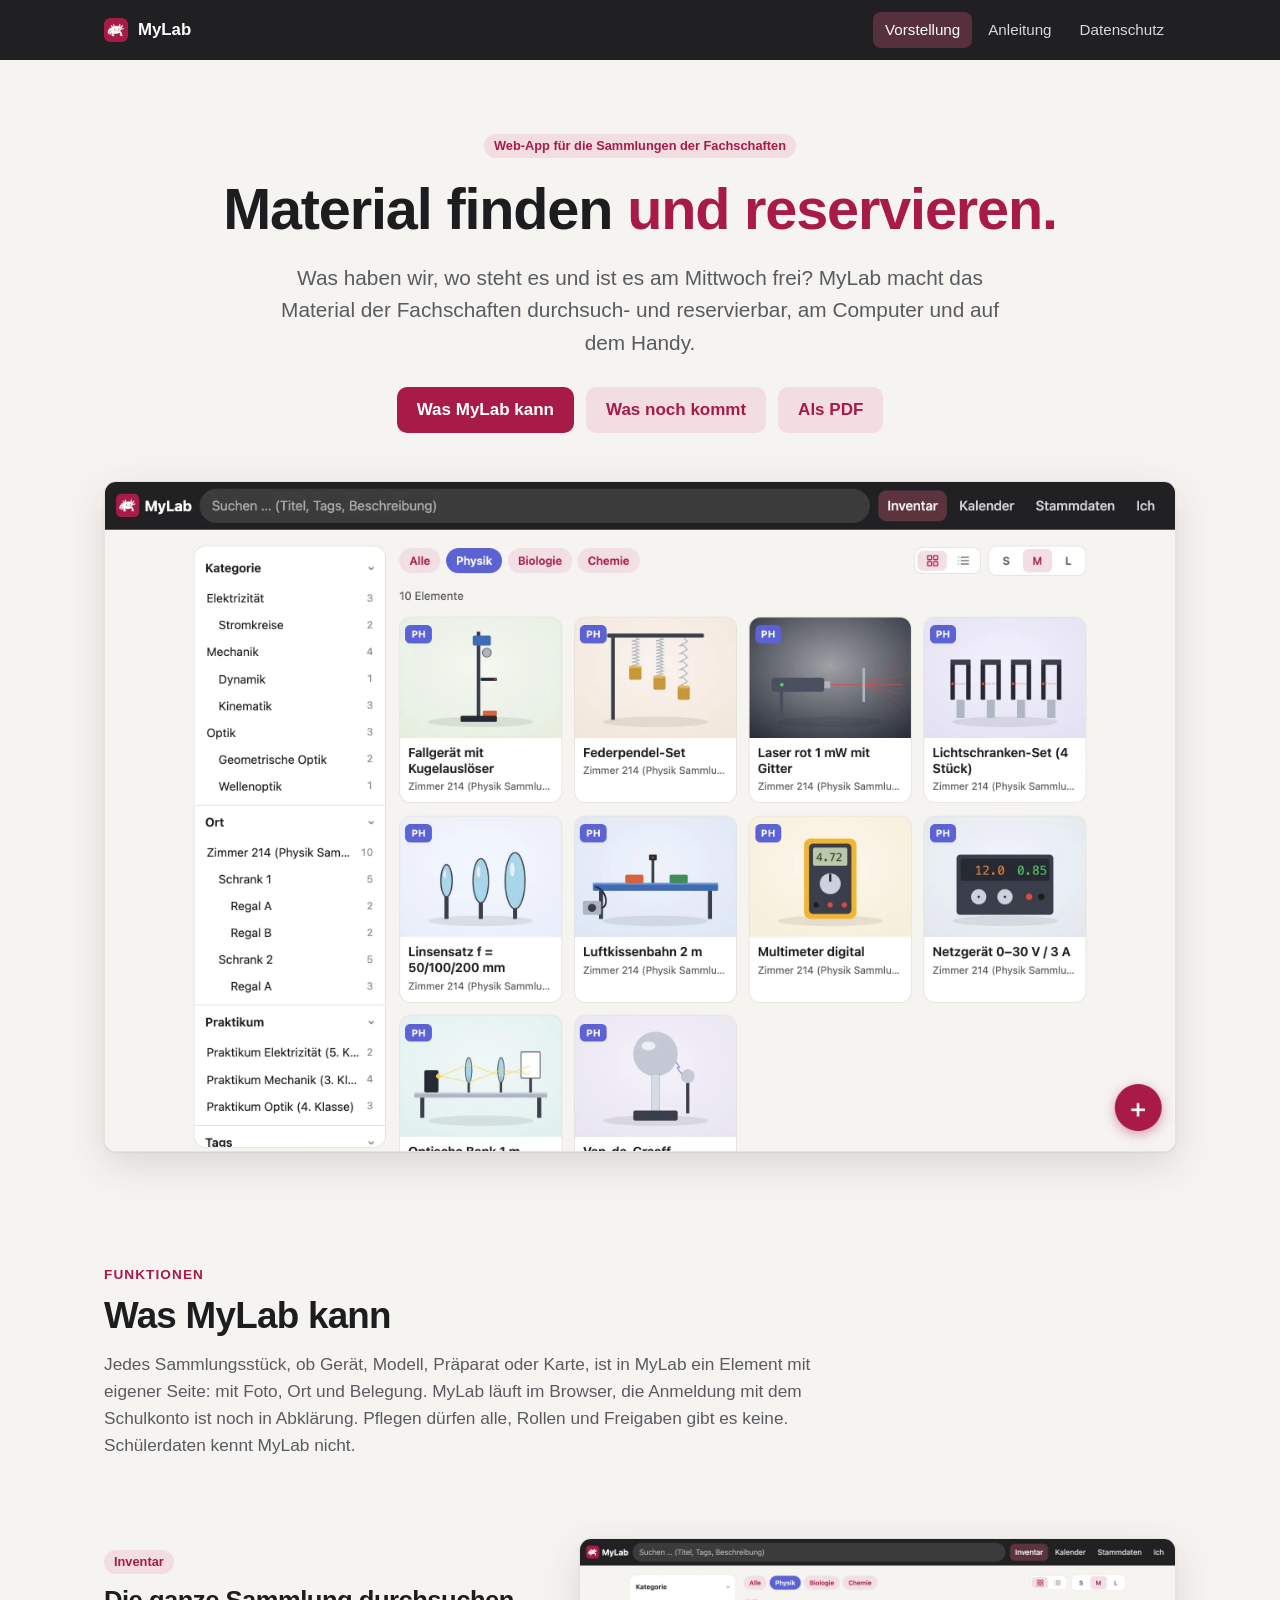
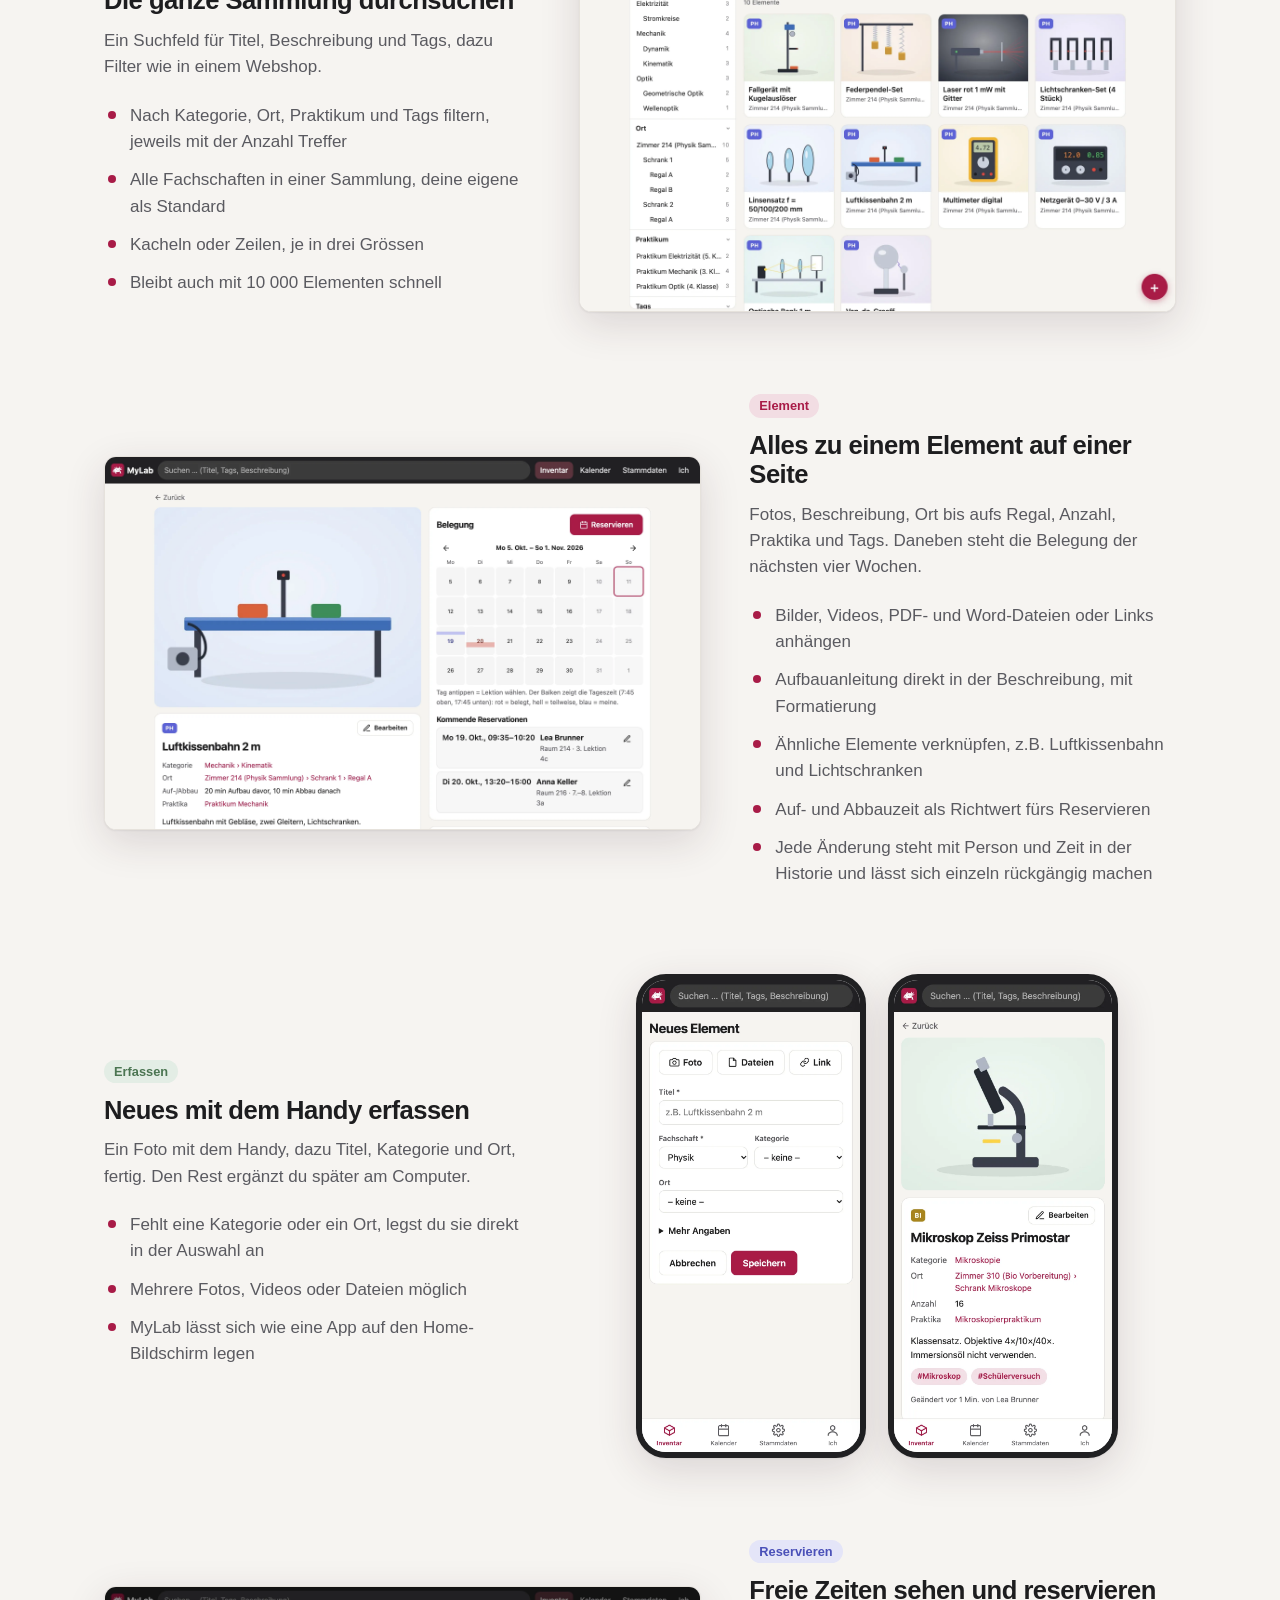
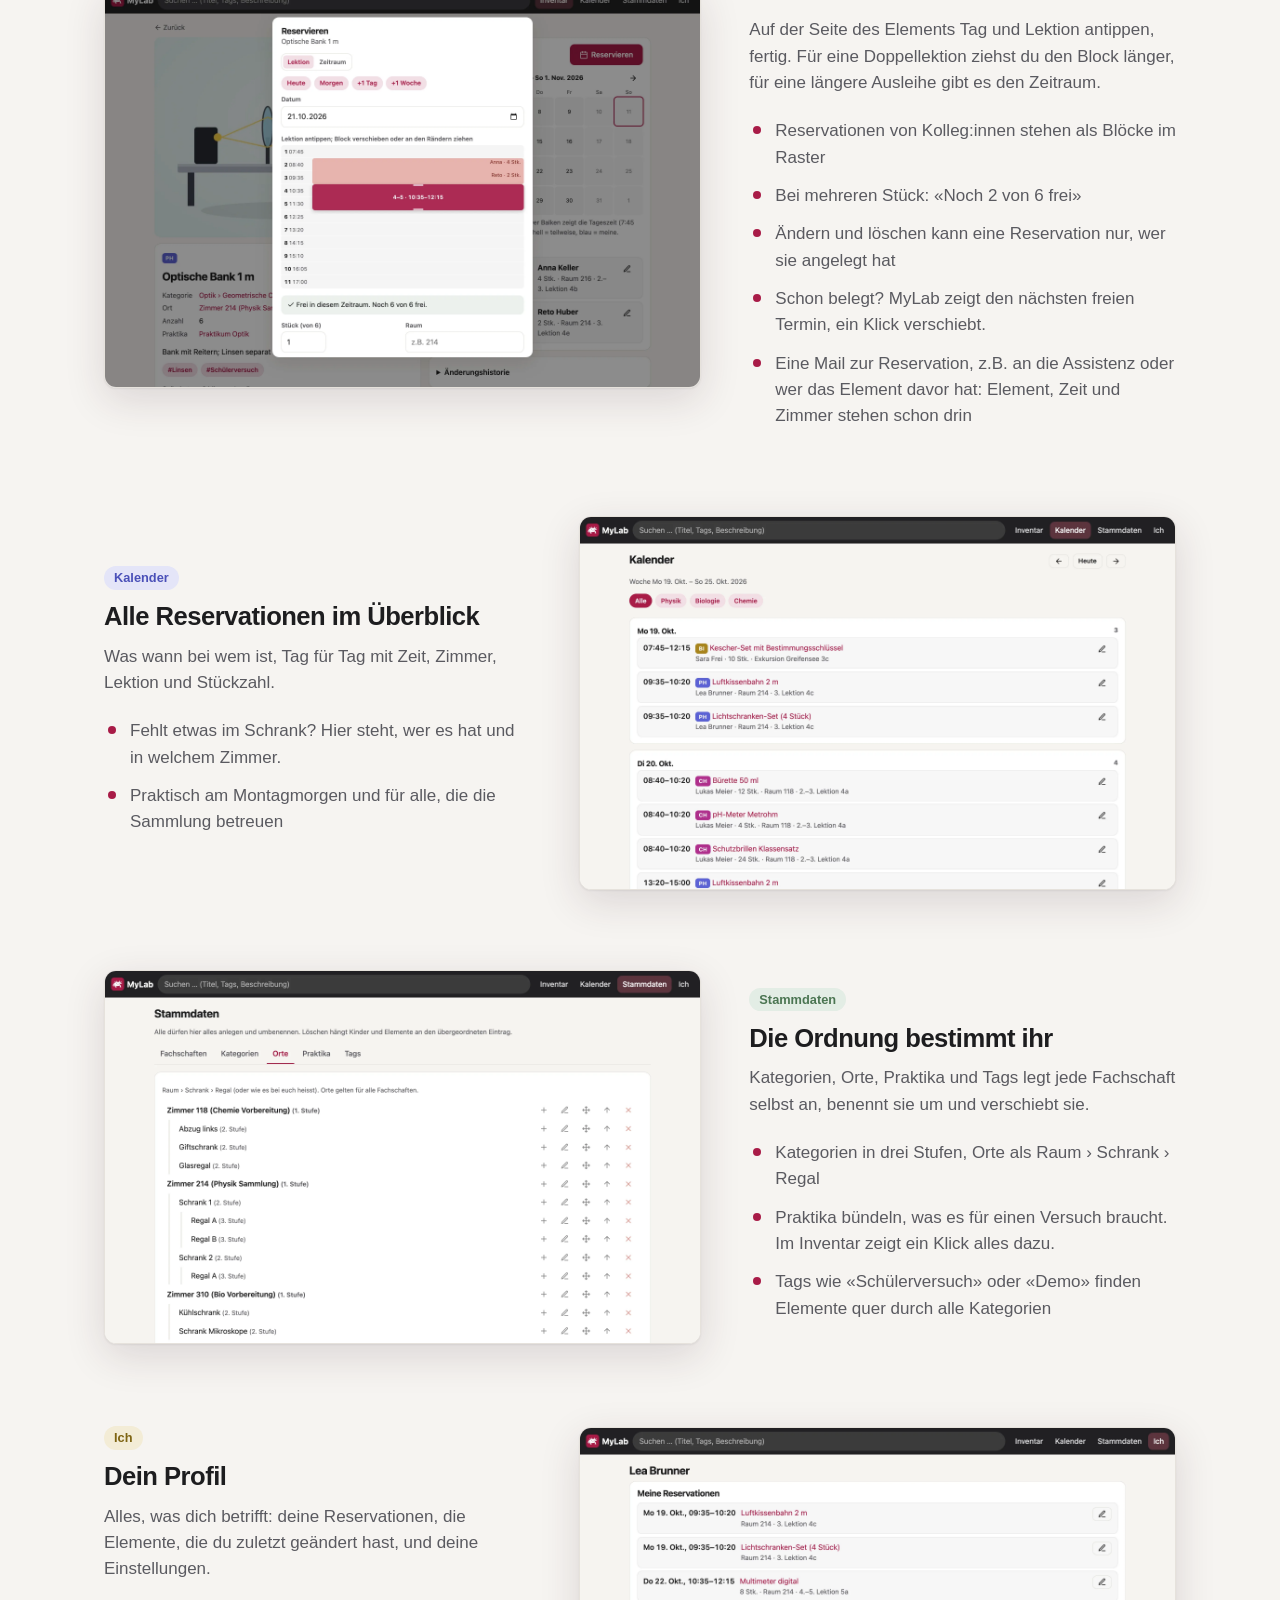
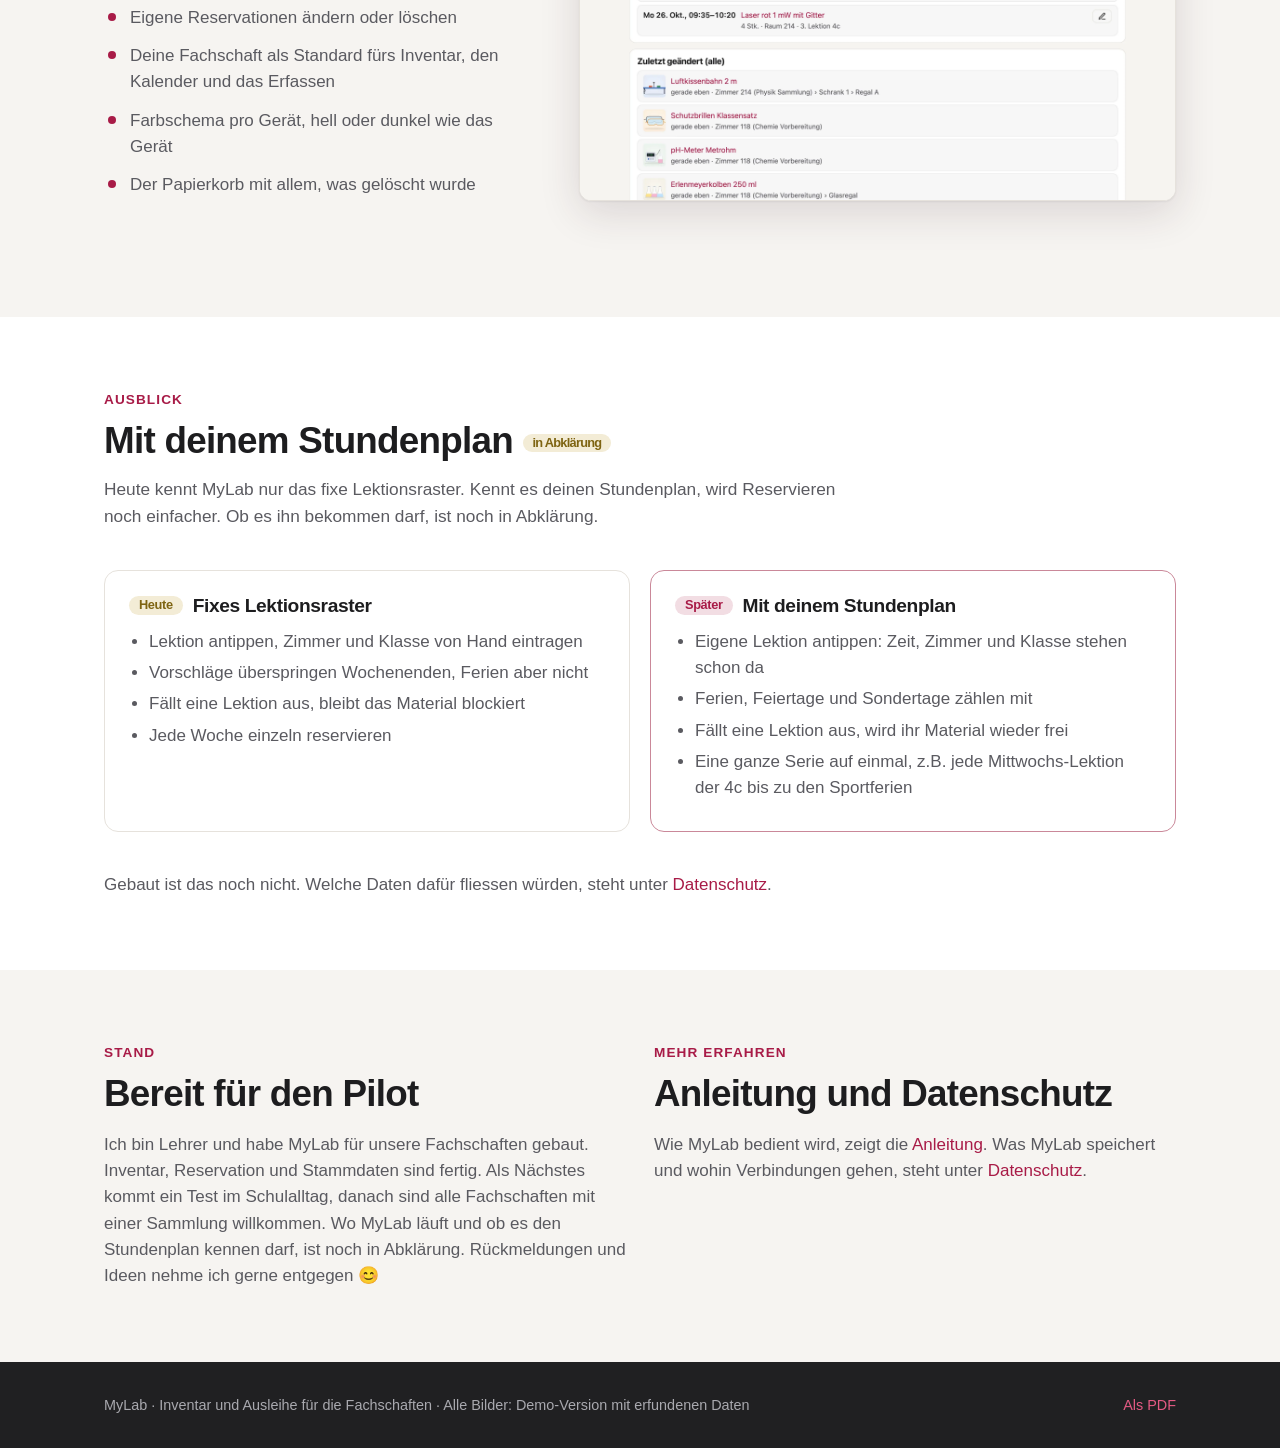
<file: index.html>
<!doctype html>
<html lang="de-CH" data-theme="light">
<head>
<meta charset="utf-8">
<meta name="viewport" content="width=device-width, initial-scale=1">
<title>MyLab</title>
<meta name="description" content="MyLab – Inventar und Ausleihe für die Sammlungen der Fachschaften: Material finden, sehen, wo es steht, und nach Lektion reservieren. Web-App für Desktop und Handy.">
<link rel="icon" href="img/icon.png?v=2">
<link rel="apple-touch-icon" href="img/apple-touch-icon.png">
<link rel="stylesheet" href="style.css?v=4">
</head>
<body>

<header class="kopf">
  <div class="huelle">
    <a class="marke" href="index.html"><img src="img/icon.png?v=2" alt="">MyLab</a>
    <nav class="navi">
      <a href="index.html" aria-current="page">Vorstellung</a>
      <a href="anleitung.html">Anleitung</a>
      <a href="datenschutz.html">Datenschutz</a>
    </nav>
  </div>
</header>

<main>
  <section class="held">
    <div class="huelle">
      <span class="pille">Web-App für die Sammlungen der Fachschaften</span>
      <h1>Material finden <span>und reservieren.</span></h1>
      <p class="lead">Was haben wir, wo steht es und ist es am Mittwoch frei? MyLab macht das Material der Fachschaften durchsuch- und reservierbar, am Computer und auf dem Handy.</p>
      <div class="knoepfe">
        <a class="knopf" href="#funktionen">Was MyLab kann</a>
        <a class="knopf leise" href="#sync">Was noch kommt</a>
        <a class="knopf leise" href="MyLab-Vorstellung.pdf">Als PDF</a>
      </div>
      <div class="fenster"><img src="img/liste.webp" width="2560" height="1600" alt="Die Inventarliste der Physik: Kacheln mit Bild, Titel und Ort, links Filter nach Kategorie, Ort, Praktikum und Tags mit Zählern."></div>
    </div>
  </section>

  <section class="abschnitt" id="funktionen">
    <div class="huelle">
      <div class="abschnitt-kopf">
        <div class="kicker">Funktionen</div>
        <h2>Was MyLab kann</h2>
        <p>Jedes Sammlungsstück, ob Gerät, Modell, Präparat oder Karte, ist in MyLab ein Element mit eigener Seite: mit Foto, Ort und Belegung. MyLab läuft im Browser, die Anmeldung mit dem Schulkonto ist noch in Abklärung. Pflegen dürfen alle, Rollen und Freigaben gibt es keine. Schülerdaten kennt MyLab nicht.</p>
      </div>

      <div class="funktion">
        <div class="text">
          <span class="pille">Inventar</span>
          <h3 style="margin-top:12px">Die ganze Sammlung durchsuchen</h3>
          <p>Ein Suchfeld für Titel, Beschreibung und Tags, dazu Filter wie in einem Webshop.</p>
          <ul>
            <li>Nach Kategorie, Ort, Praktikum und Tags filtern, jeweils mit der Anzahl Treffer</li>
            <li>Alle Fachschaften in einer Sammlung, deine eigene als Standard</li>
            <li>Kacheln oder Zeilen, je in drei Grössen</li>
            <li>Bleibt auch mit 10 000 Elementen schnell</li>
          </ul>
        </div>
        <div class="fenster"><img src="img/liste.webp" width="2560" height="1600" alt="Inventarliste mit Facetten-Filter"></div>
      </div>

      <div class="funktion umgekehrt">
        <div class="text">
          <span class="pille">Element</span>
          <h3 style="margin-top:12px">Alles zu einem Element auf einer Seite</h3>
          <p>Fotos, Beschreibung, Ort bis aufs Regal, Anzahl, Praktika und Tags. Daneben steht die Belegung der nächsten vier Wochen.</p>
          <ul>
            <li>Bilder, Videos, PDF- und Word-Dateien oder Links anhängen</li>
            <li>Aufbauanleitung direkt in der Beschreibung, mit Formatierung</li>
            <li>Ähnliche Elemente verknüpfen, z.B. Luftkissenbahn und Lichtschranken</li>
            <li>Auf- und Abbauzeit als Richtwert fürs Reservieren</li>
            <li>Jede Änderung steht mit Person und Zeit in der Historie und lässt sich einzeln rückgängig machen</li>
          </ul>
        </div>
        <div class="fenster"><img src="img/detail.webp" width="2560" height="1600" alt="Detailseite der Luftkissenbahn mit Bild, Ort, Auf- und Abbauzeit, daneben Belegungskalender und kommende Reservationen"></div>
      </div>

      <div class="funktion">
        <div class="text">
          <span class="pille gruen">Erfassen</span>
          <h3 style="margin-top:12px">Neues mit dem Handy erfassen</h3>
          <p>Ein Foto mit dem Handy, dazu Titel, Kategorie und Ort, fertig. Den Rest ergänzt du später am Computer.</p>
          <ul>
            <li>Fehlt eine Kategorie oder ein Ort, legst du sie direkt in der Auswahl an</li>
            <li>Mehrere Fotos, Videos oder Dateien möglich</li>
            <li>MyLab lässt sich wie eine App auf den Home-Bildschirm legen</li>
          </ul>
        </div>
        <div class="handys">
          <div class="handy"><img src="img/h-neu.webp" width="780" height="1688" alt="Neues Element auf dem Handy: Knöpfe Foto, Dateien und Link, Felder Titel, Fachschaft, Kategorie und Ort"></div>
          <div class="handy"><img src="img/h-detail.webp" width="780" height="1688" alt="Detailseite des Mikroskops auf dem Handy"></div>
        </div>
      </div>

      <div class="funktion umgekehrt">
        <div class="text">
          <span class="pille indigo">Reservieren</span>
          <h3 style="margin-top:12px">Freie Zeiten sehen und reservieren</h3>
          <p>Auf der Seite des Elements Tag und Lektion antippen, fertig. Für eine Doppellektion ziehst du den Block länger, für eine längere Ausleihe gibt es den Zeitraum.</p>
          <ul>
            <li>Reservationen von Kolleg:innen stehen als Blöcke im Raster</li>
            <li>Bei mehreren Stück: «Noch 2 von 6 frei»</li>
            <li>Ändern und löschen kann eine Reservation nur, wer sie angelegt hat</li>
            <li>Schon belegt? MyLab zeigt den nächsten freien Termin, ein Klick verschiebt.</li>
            <li>Eine Mail zur Reservation, z.B. an die Assistenz oder wer das Element davor hat: Element, Zeit und Zimmer stehen schon drin</li>
          </ul>
        </div>
        <div class="fenster"><img src="img/reservieren.webp" width="2560" height="1720" alt="Reservieren der optischen Bank am Mittwoch: Lektionsraster mit zwei fremden Reservationen in der 2. und 3. Lektion, gewählt sind die 4. und 5. Lektion, Hinweis «Noch 6 von 6 frei»"></div>
      </div>

      <div class="funktion">
        <div class="text">
          <span class="pille indigo">Kalender</span>
          <h3 style="margin-top:12px">Alle Reservationen im Überblick</h3>
          <p>Was wann bei wem ist, Tag für Tag mit Zeit, Zimmer, Lektion und Stückzahl.</p>
          <ul>
            <li>Fehlt etwas im Schrank? Hier steht, wer es hat und in welchem Zimmer.</li>
            <li>Praktisch am Montagmorgen und für alle, die die Sammlung betreuen</li>
          </ul>
        </div>
        <div class="fenster"><img src="img/woche.webp" width="2560" height="1600" alt="Wochenübersicht mit Reservationen aus Biologie, Physik und Chemie, jeweils mit Zeit, Person, Raum und Lektion"></div>
      </div>

      <div class="funktion umgekehrt">
        <div class="text">
          <span class="pille gruen">Stammdaten</span>
          <h3 style="margin-top:12px">Die Ordnung bestimmt ihr</h3>
          <p>Kategorien, Orte, Praktika und Tags legt jede Fachschaft selbst an, benennt sie um und verschiebt sie.</p>
          <ul>
            <li>Kategorien in drei Stufen, Orte als Raum › Schrank › Regal</li>
            <li>Praktika bündeln, was es für einen Versuch braucht. Im Inventar zeigt ein Klick alles dazu.</li>
            <li>Tags wie «Schülerversuch» oder «Demo» finden Elemente quer durch alle Kategorien</li>
          </ul>
        </div>
        <div class="fenster"><img src="img/stammdaten.webp" width="2560" height="1600" alt="Stammdaten, Reiter Orte: Zimmer mit Schränken und Regalen als Baum"></div>
      </div>

      <div class="funktion">
        <div class="text">
          <span class="pille messing">Ich</span>
          <h3 style="margin-top:12px">Dein Profil</h3>
          <p>Alles, was dich betrifft: deine Reservationen, die Elemente, die du zuletzt geändert hast, und deine Einstellungen.</p>
          <ul>
            <li>Eigene Reservationen ändern oder löschen</li>
            <li>Deine Fachschaft als Standard fürs Inventar, den Kalender und das Erfassen</li>
            <li>Farbschema pro Gerät, hell oder dunkel wie das Gerät</li>
            <li>Der Papierkorb mit allem, was gelöscht wurde</li>
          </ul>
        </div>
        <div class="fenster"><img src="img/ich.webp" width="2560" height="1600" alt="Seite «Ich» mit den eigenen Reservationen und den zuletzt geänderten Elementen"></div>
      </div>
    </div>
  </section>

  
  <section class="abschnitt hell seitenumbruch" id="sync">
    <div class="huelle">
      <div class="abschnitt-kopf">
        <div class="kicker">Ausblick</div>
        <h2>Mit deinem Stundenplan <span class="pille messing" style="vertical-align:middle">in Abklärung</span></h2>
        <p>Heute kennt MyLab nur das fixe Lektionsraster. Kennt es deinen Stundenplan, wird Reservieren noch einfacher. Ob es ihn bekommen darf, ist noch in Abklärung.</p>
      </div>

      <div class="vorher-nachher">
        <div class="karte">
          <h3><span class="pille messing">Heute</span> Fixes Lektionsraster</h3>
          <ul>
            <li>Lektion antippen, Zimmer und Klasse von Hand eintragen</li>
            <li>Vorschläge überspringen Wochenenden, Ferien aber nicht</li>
            <li>Fällt eine Lektion aus, bleibt das Material blockiert</li>
            <li>Jede Woche einzeln reservieren</li>
          </ul>
        </div>
        <div class="karte mit-sync">
          <h3><span class="pille">Später</span> Mit deinem Stundenplan</h3>
          <ul>
            <li>Eigene Lektion antippen: Zeit, Zimmer und Klasse stehen schon da</li>
            <li>Ferien, Feiertage und Sondertage zählen mit</li>
            <li>Fällt eine Lektion aus, wird ihr Material wieder frei</li>
            <li>Eine ganze Serie auf einmal, z.B. jede Mittwochs-Lektion der 4c bis zu den Sportferien</li>
          </ul>
        </div>
      </div>

      <p style="color:var(--text-2)">Gebaut ist das noch nicht. Welche Daten dafür fliessen würden, steht unter <a href="datenschutz.html#intranet">Datenschutz</a>.</p>
    </div>
  </section>

  <section class="abschnitt">
    <div class="huelle zwei">
      <div>
        <div class="kicker">Stand</div>
        <h2>Bereit für den Pilot</h2>
        <p style="margin-top:16px;color:var(--text-2)">Ich bin Lehrer und habe MyLab für unsere Fachschaften gebaut. Inventar, Reservation und Stammdaten sind fertig. Als Nächstes kommt ein Test im Schulalltag, danach sind alle Fachschaften mit einer Sammlung willkommen. Wo MyLab läuft und ob es den Stundenplan kennen darf, ist noch in Abklärung. Rückmeldungen und Ideen nehme ich gerne entgegen 😊</p>
      </div>
      <div>
        <div class="kicker">Mehr erfahren</div>
        <h2>Anleitung und Datenschutz</h2>
        <p style="margin-top:16px;color:var(--text-2)">Wie MyLab bedient wird, zeigt die <a href="anleitung.html">Anleitung</a>. Was MyLab speichert und wohin Verbindungen gehen, steht unter <a href="datenschutz.html">Datenschutz</a>.</p>
      </div>
    </div>
  </section>
</main>

<footer class="fuss">
  <div class="huelle">
    <span>MyLab · Inventar und Ausleihe für die Fachschaften · Alle Bilder: Demo-Version mit erfundenen Daten</span>
    <span><a href="MyLab-Vorstellung.pdf">Als PDF</a></span>
  </div>
</footer>
</body>
</html>
</file>
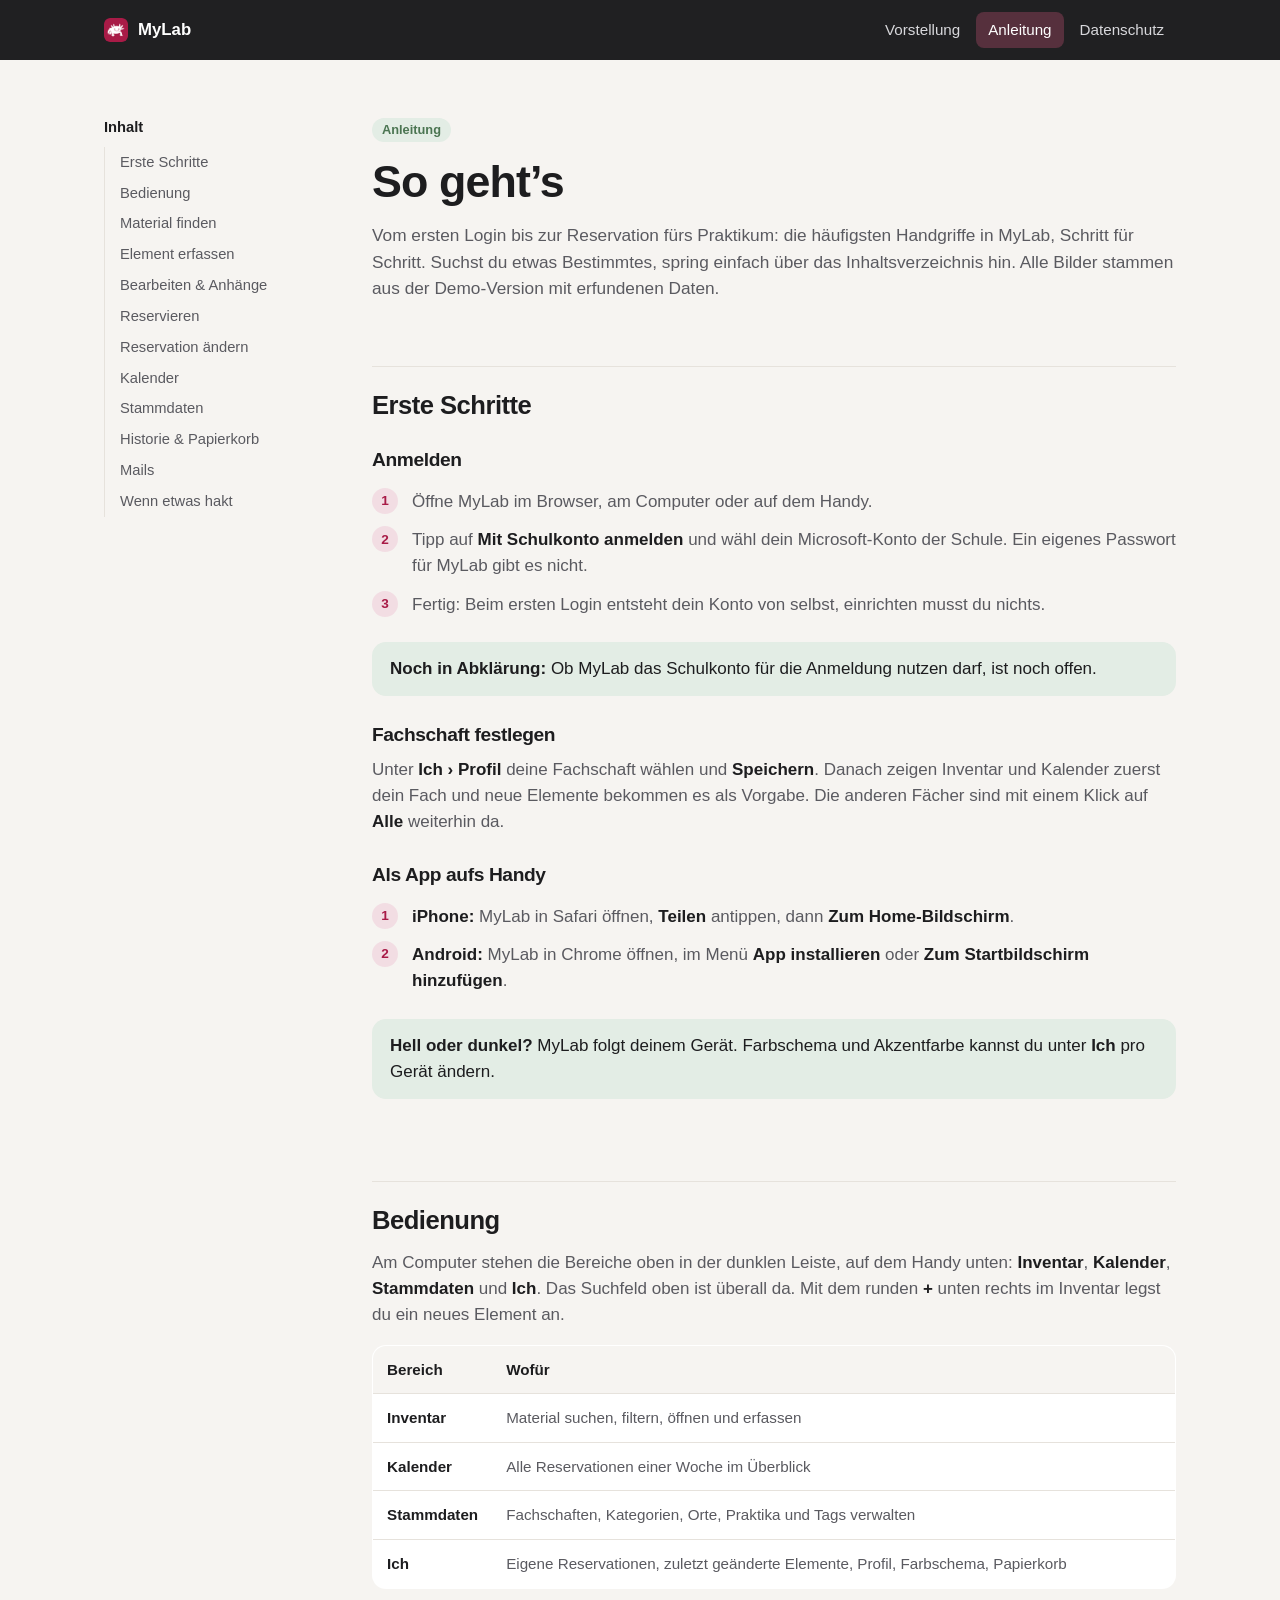
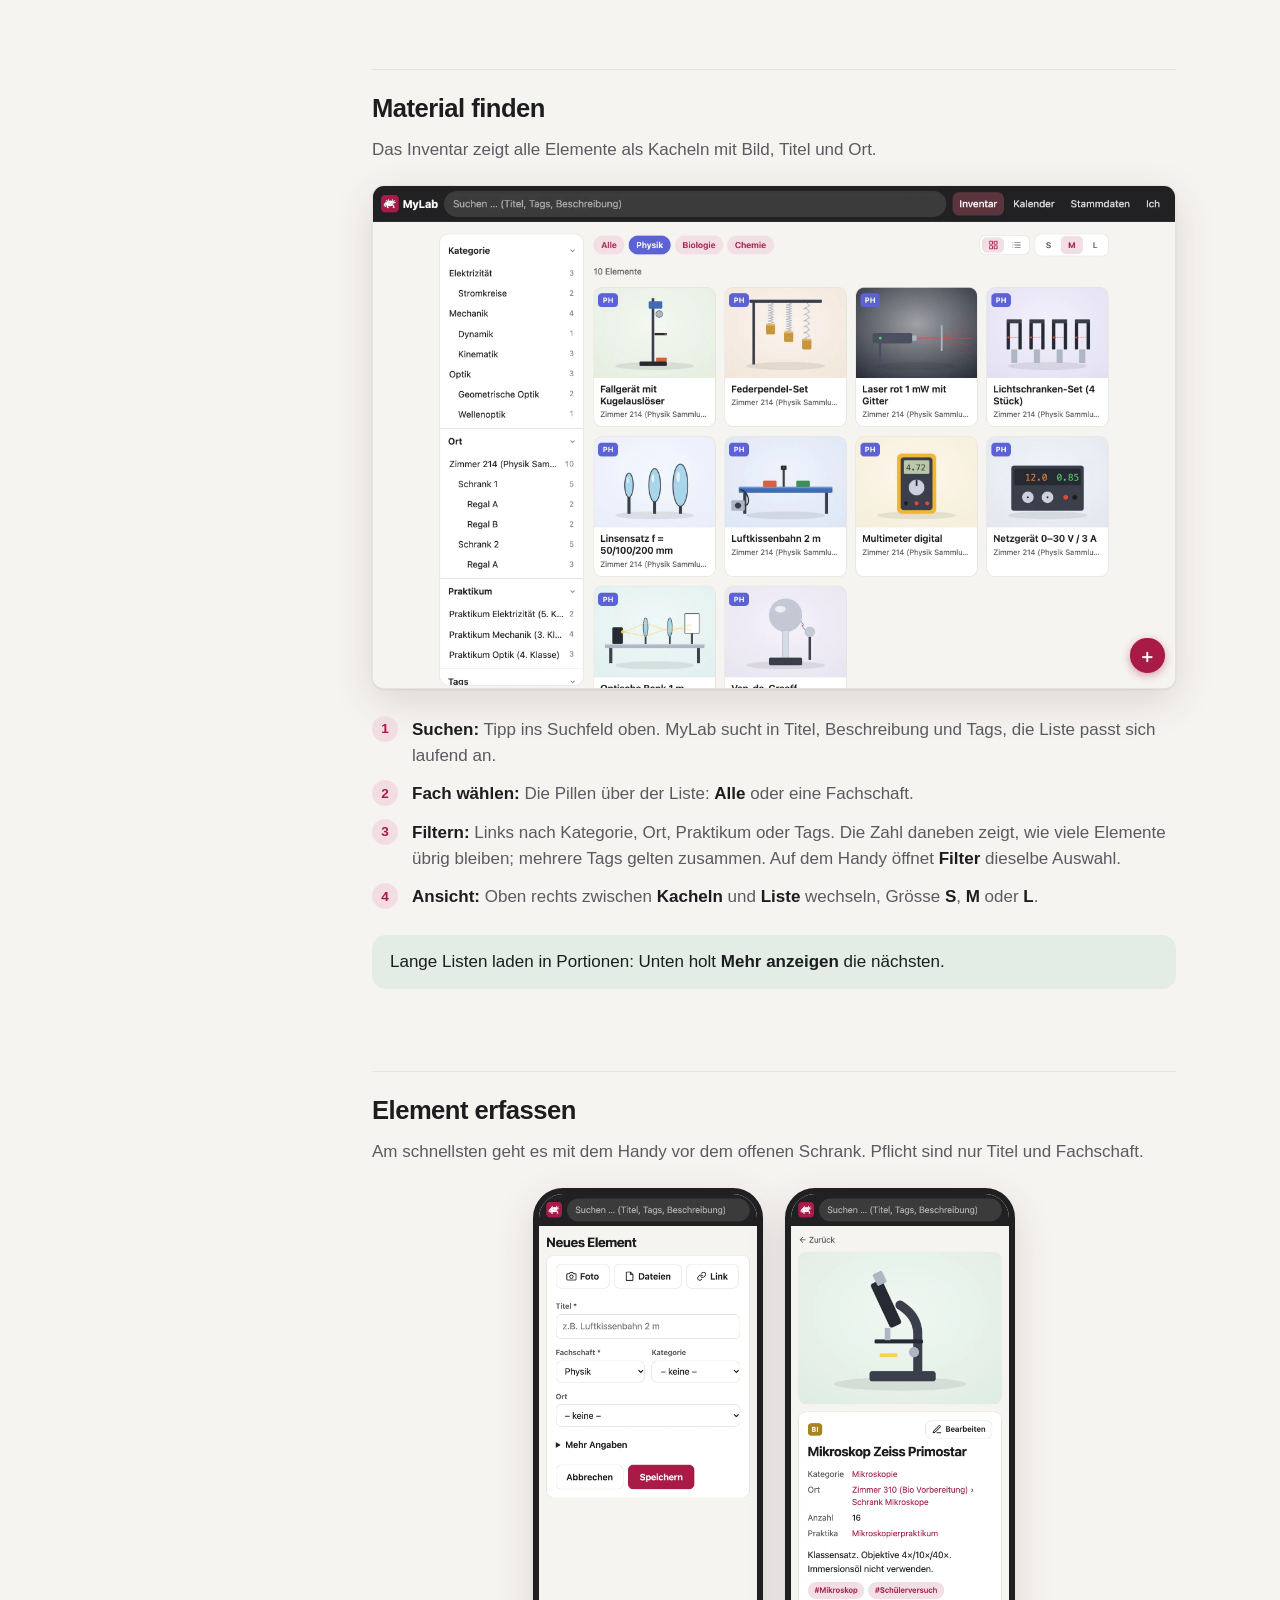
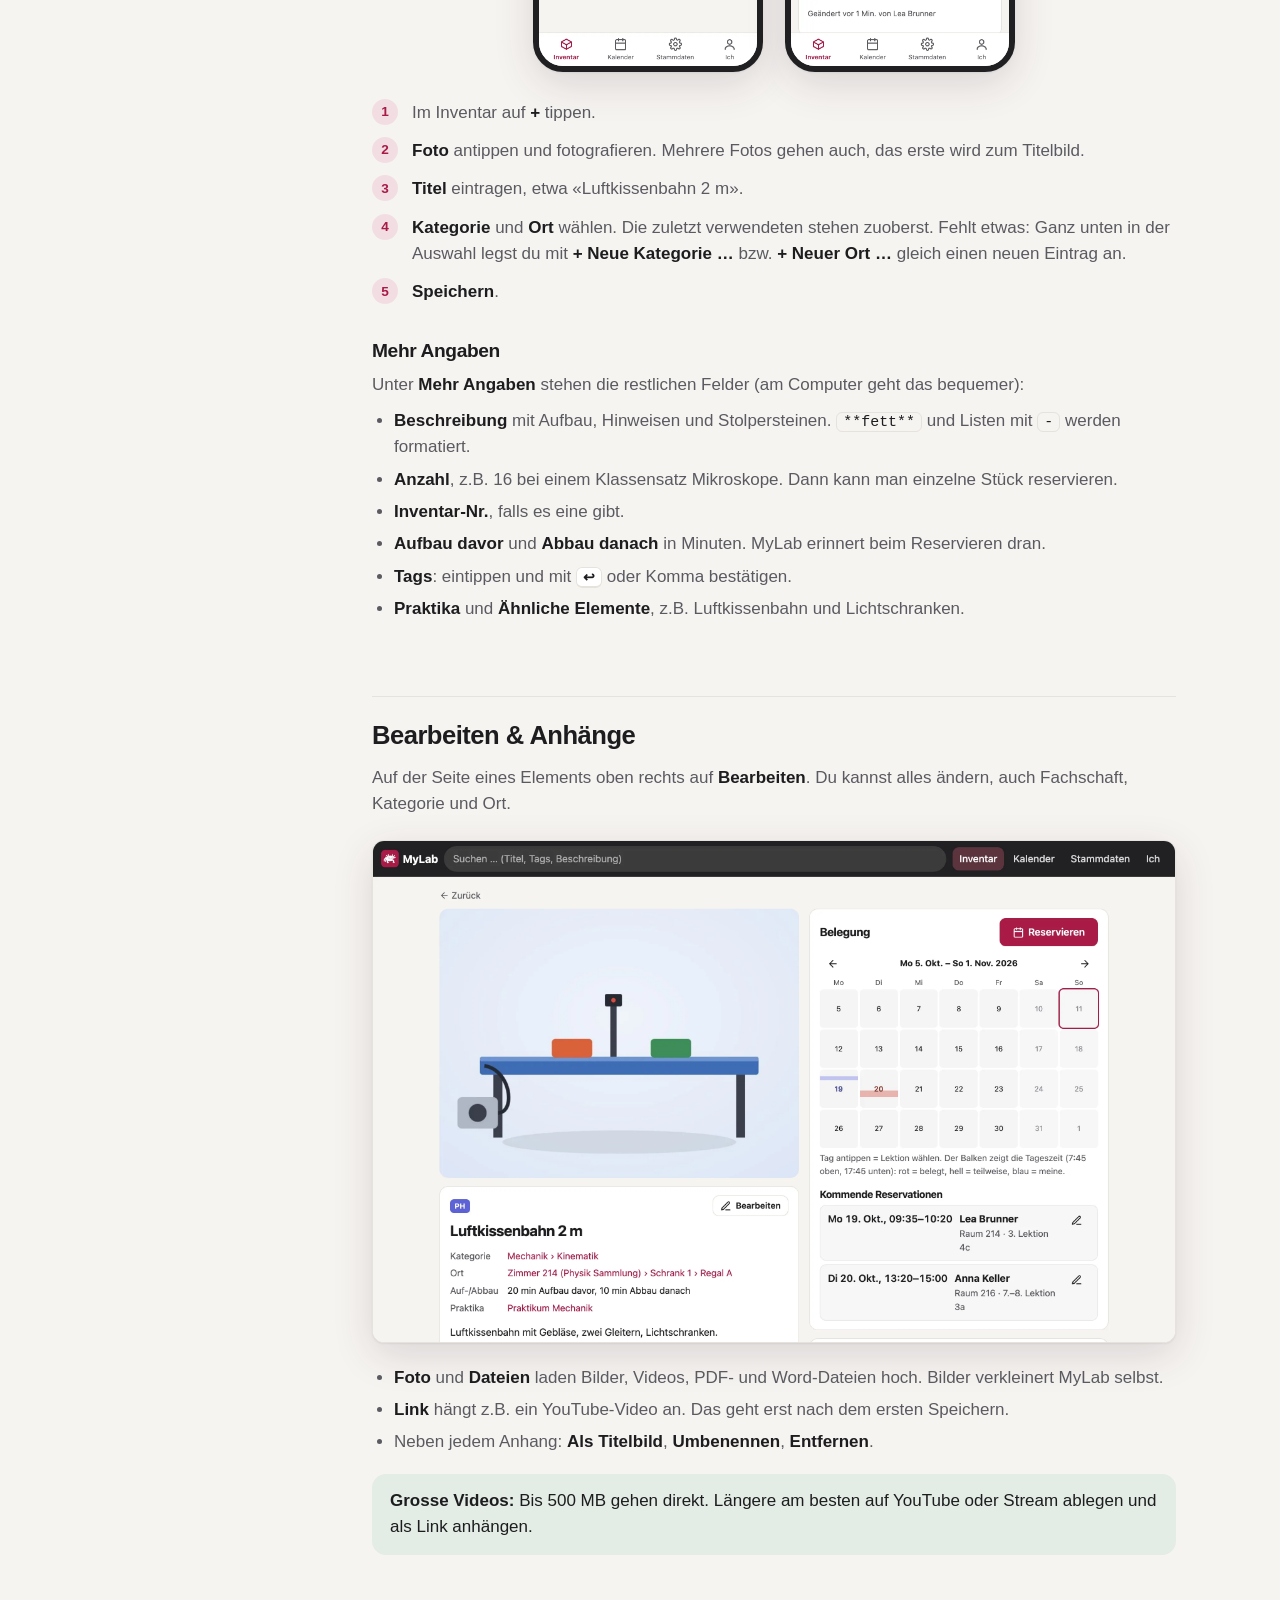
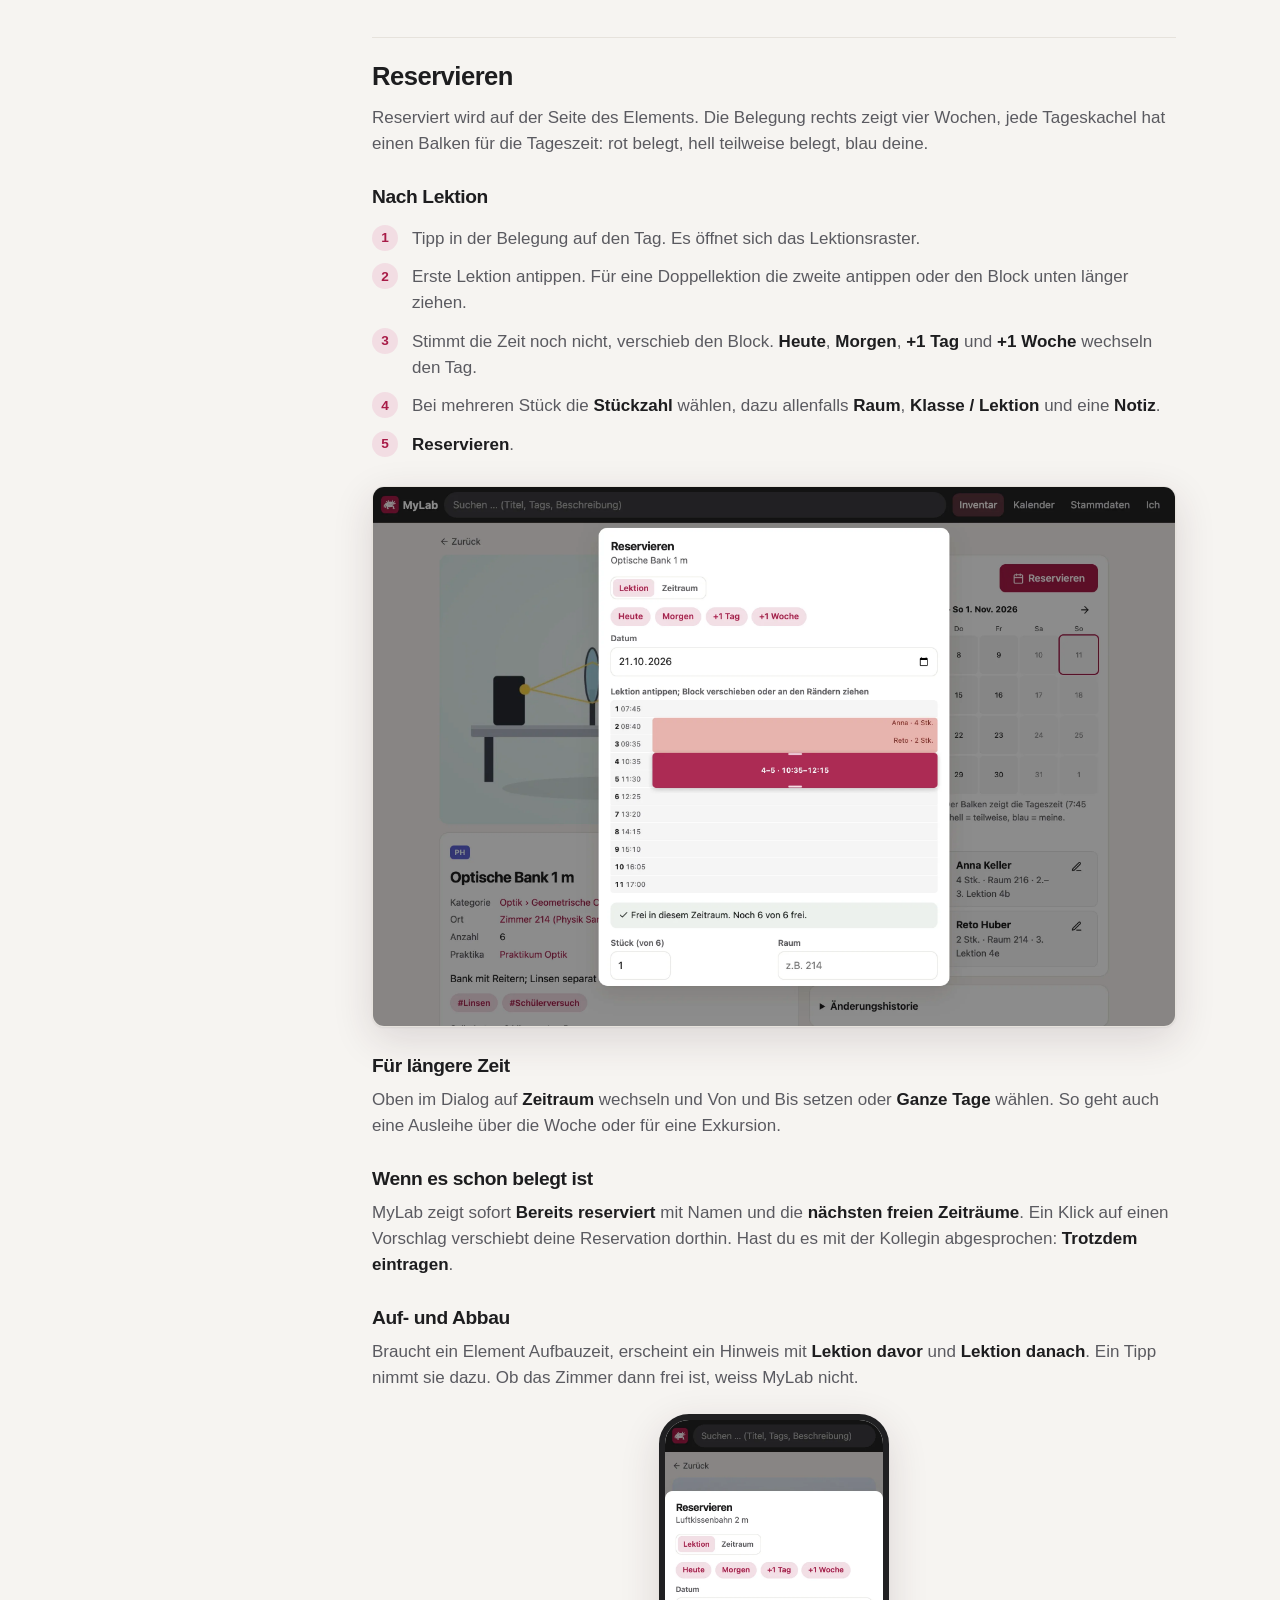
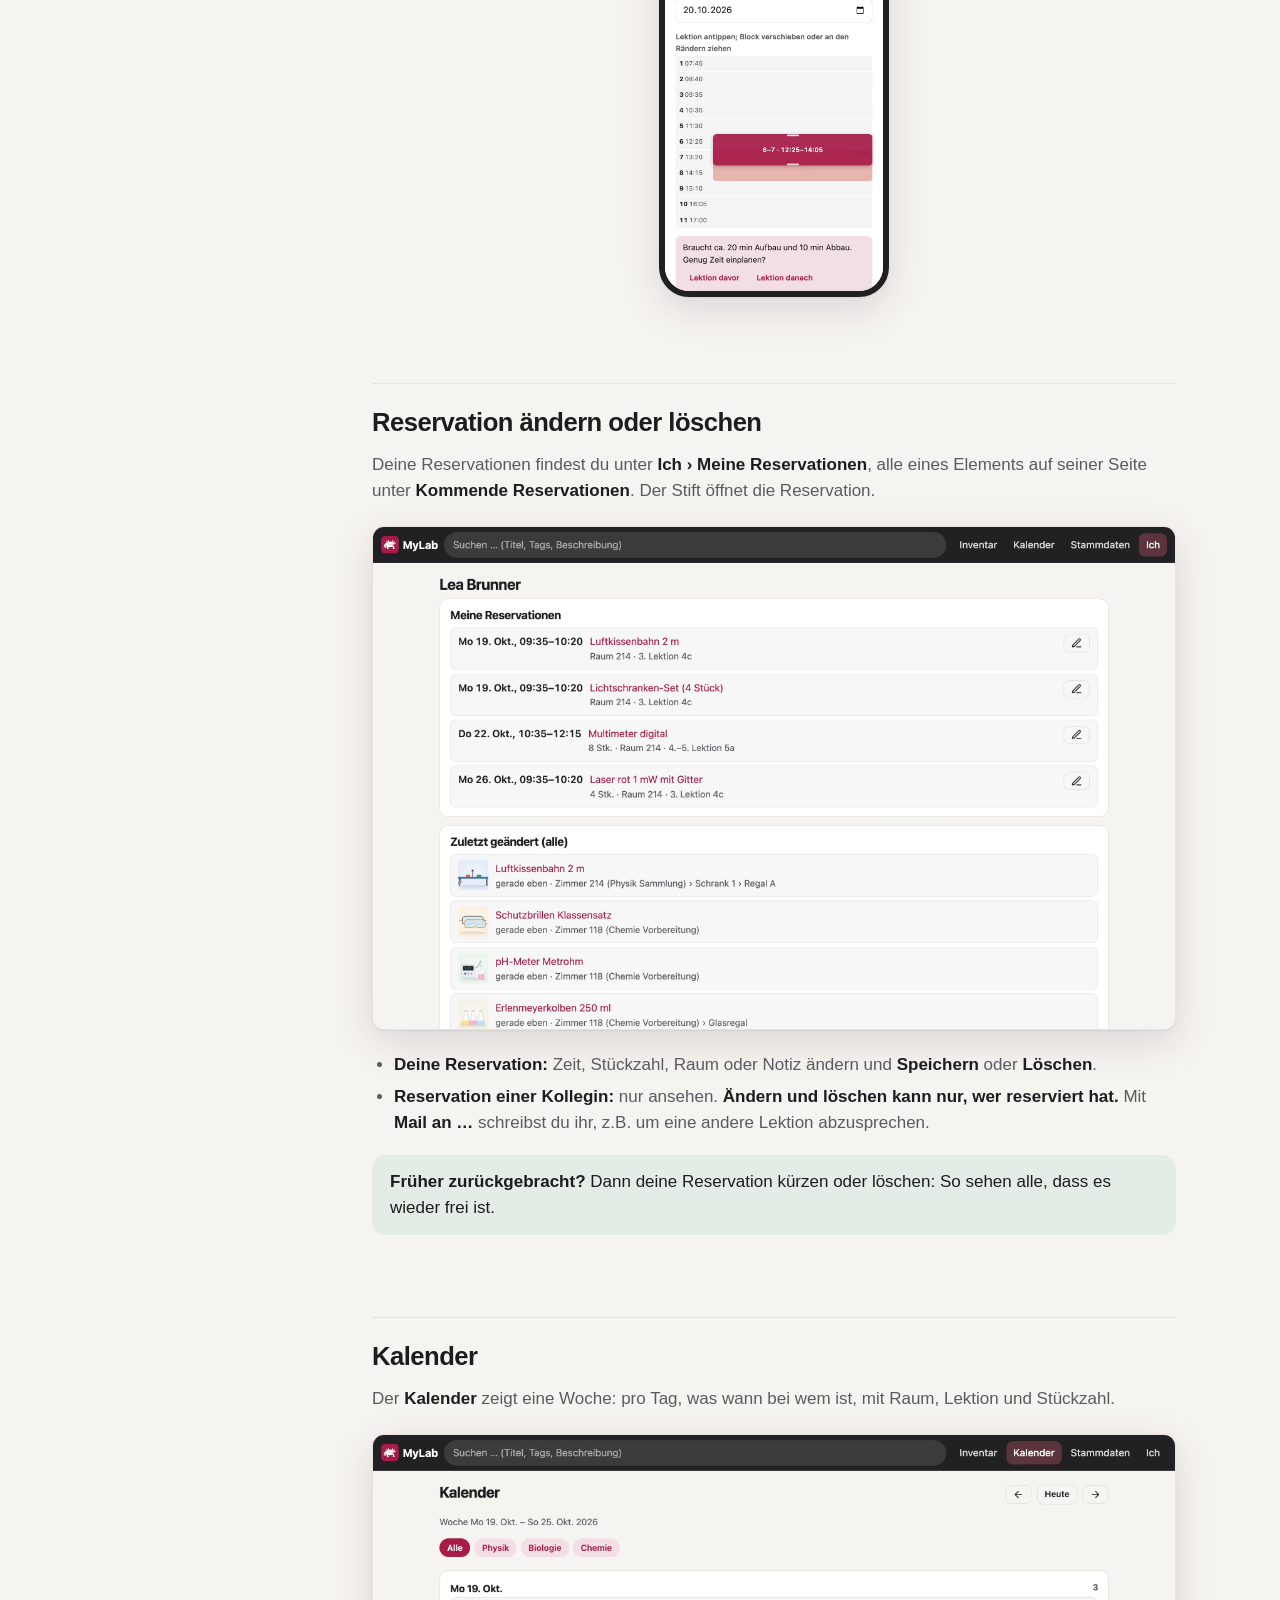
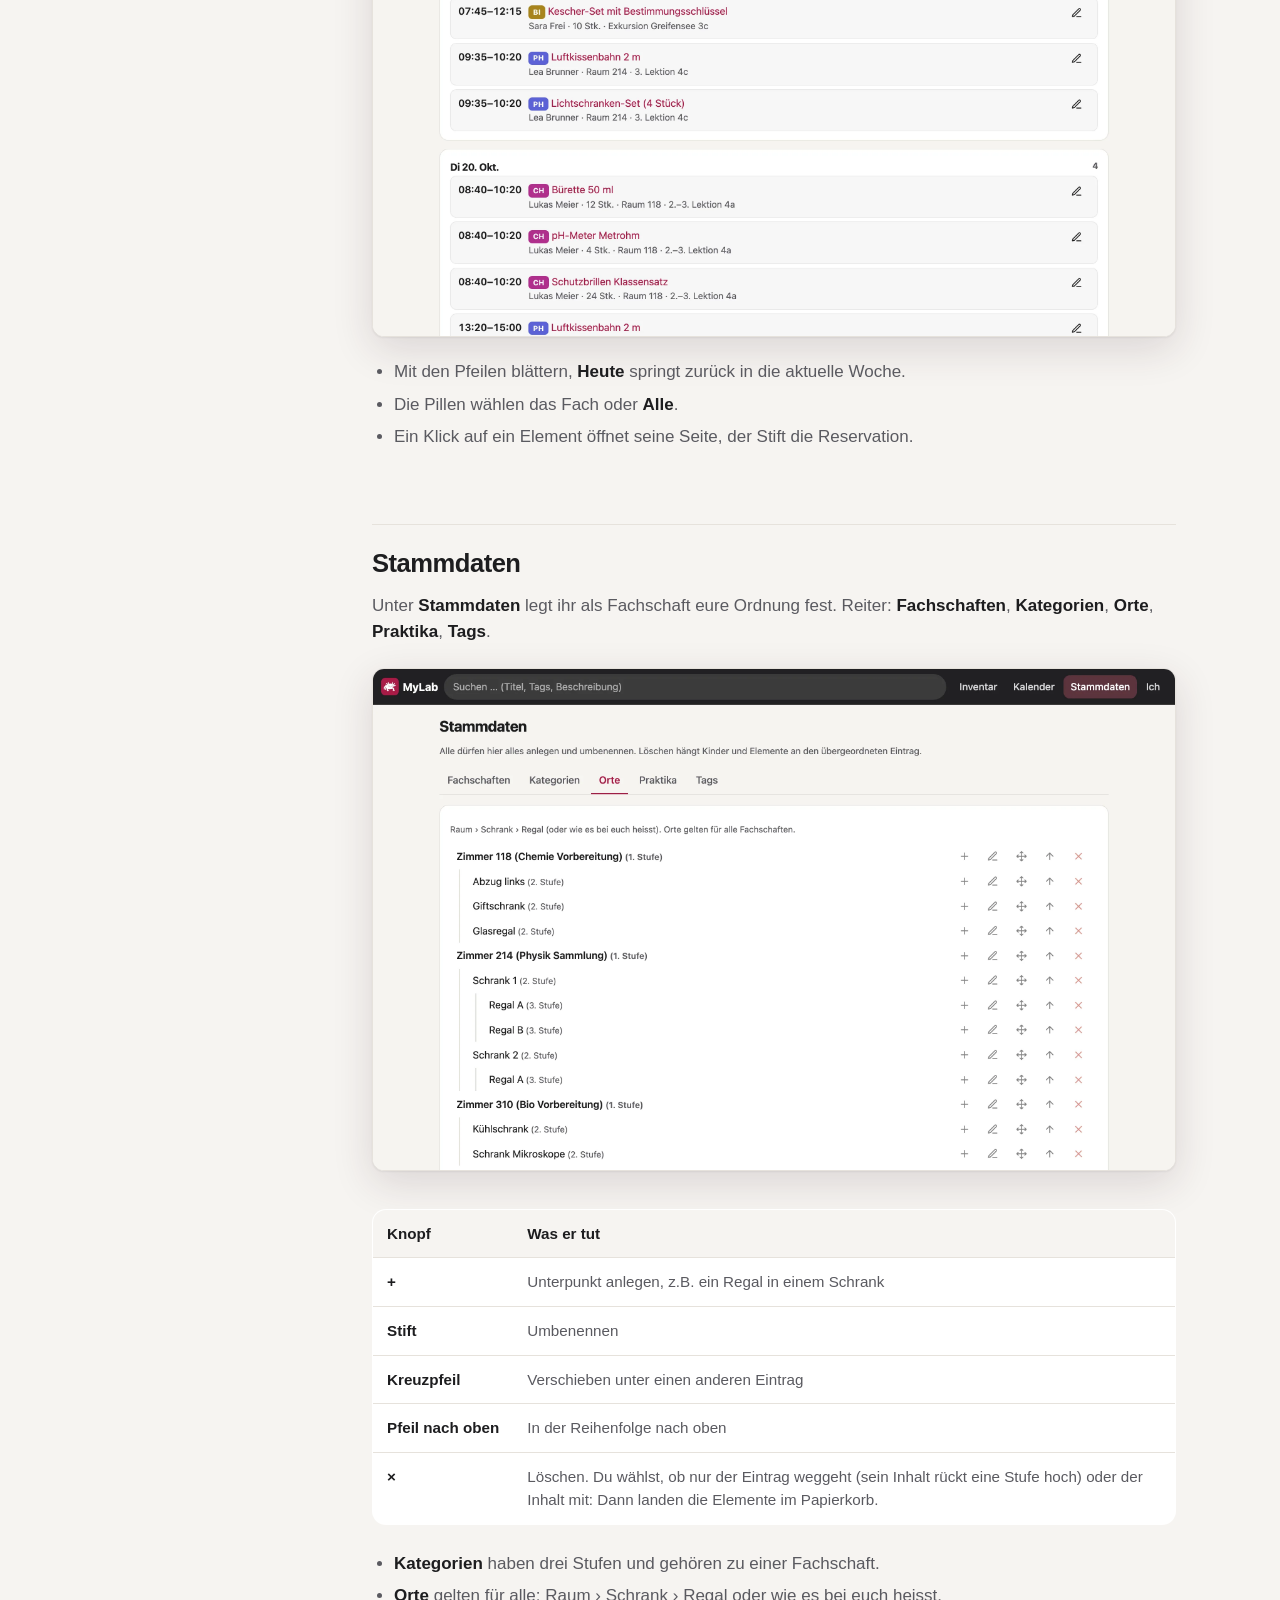
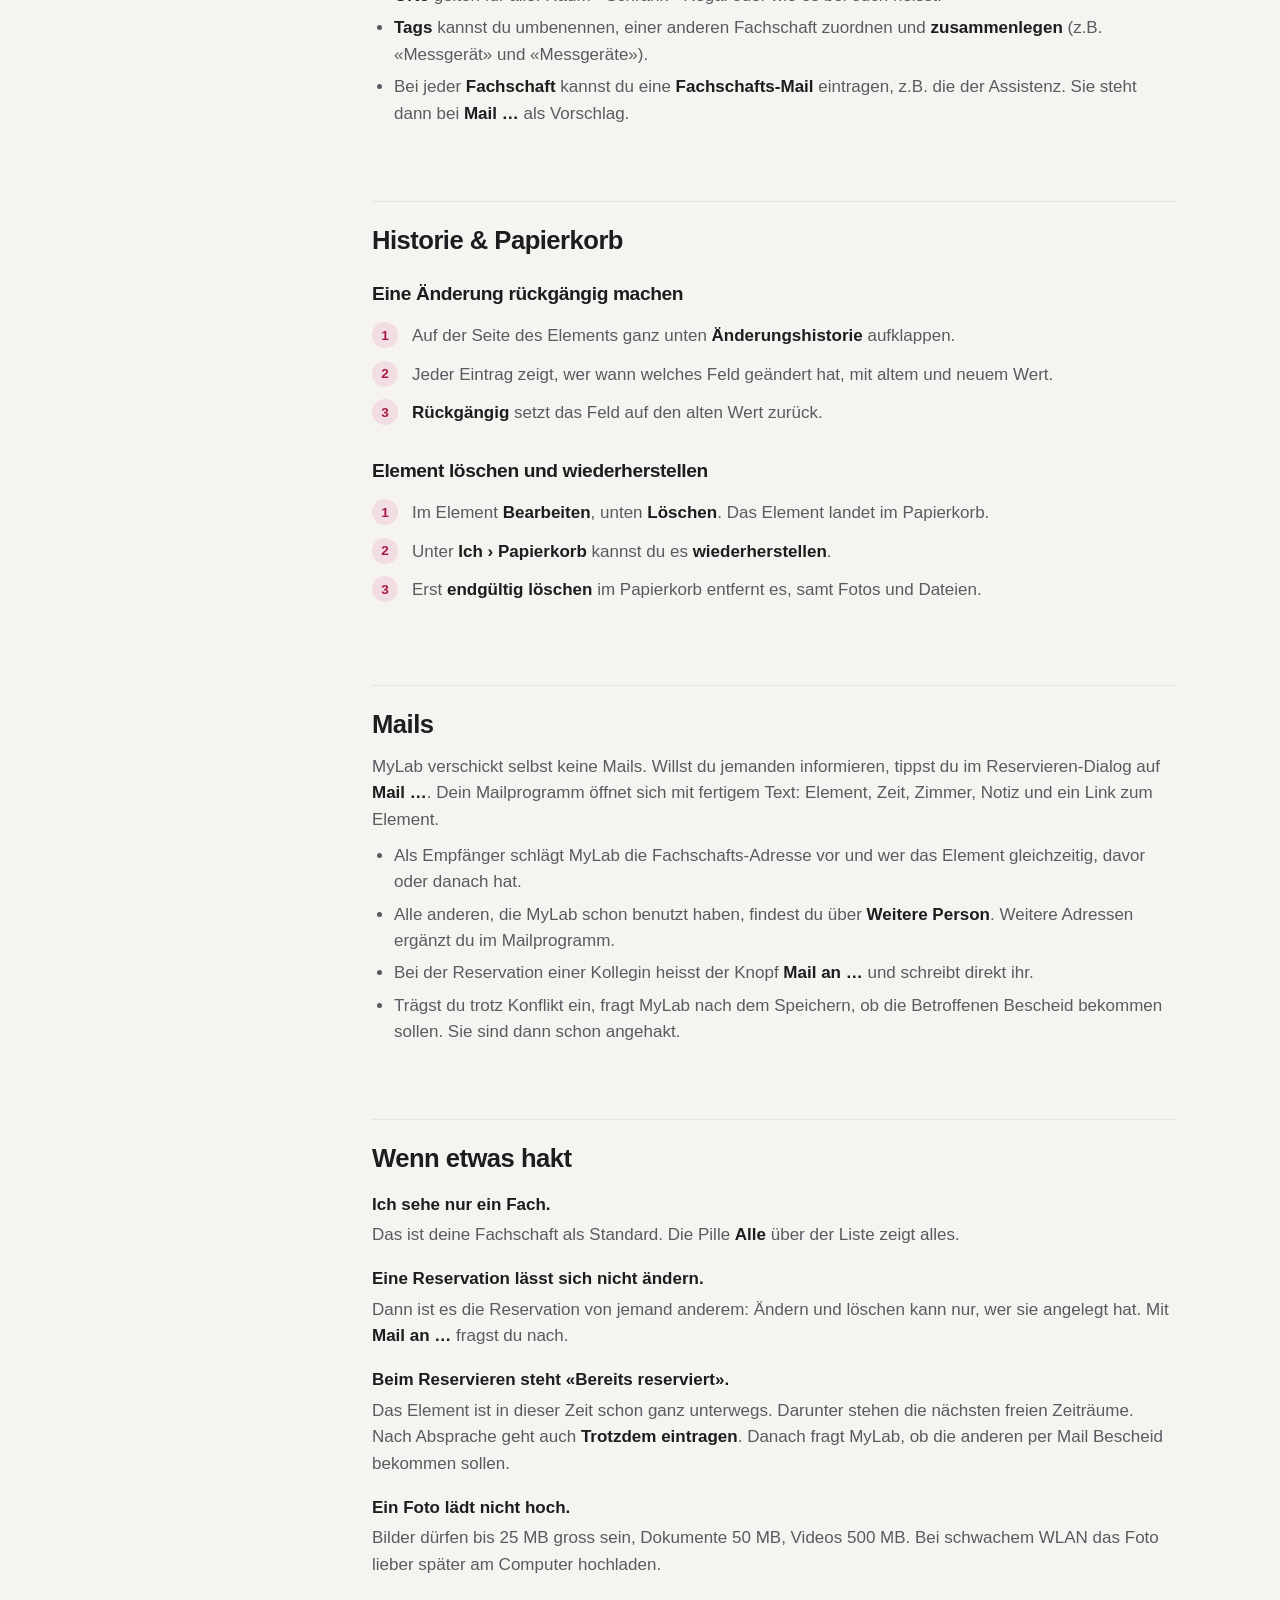
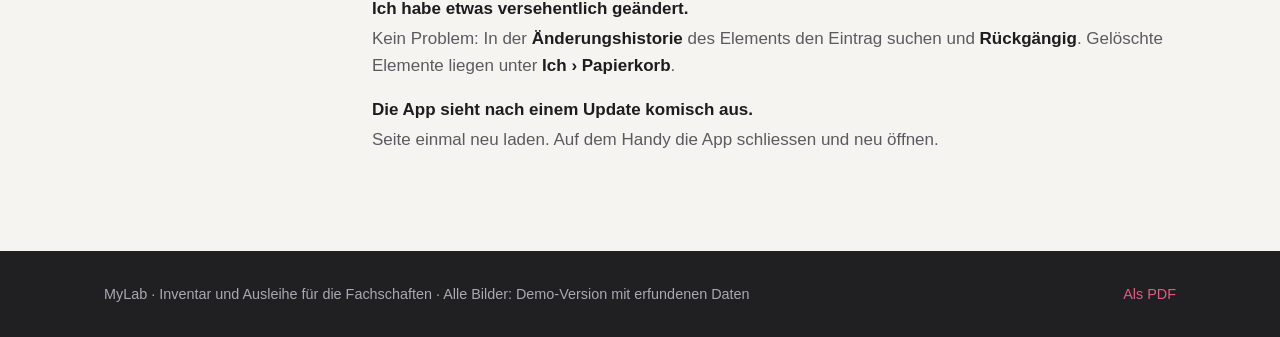
<file: anleitung.html>
<!doctype html>
<html lang="de-CH" data-theme="light">
<head>
<meta charset="utf-8">
<meta name="viewport" content="width=device-width, initial-scale=1">
<title>MyLab Anleitung</title>
<meta name="description" content="Anleitung zu MyLab: anmelden, Material finden und erfassen, nach Lektion reservieren, Kalender, Stammdaten, Historie und Papierkorb.">
<link rel="icon" href="img/icon.png?v=2">
<link rel="apple-touch-icon" href="img/apple-touch-icon.png">
<link rel="stylesheet" href="style.css?v=4">
</head>
<body>

<header class="kopf">
  <div class="huelle">
    <a class="marke" href="index.html"><img src="img/icon.png?v=2" alt="">MyLab</a>
    <nav class="navi">
      <a href="index.html">Vorstellung</a>
      <a href="anleitung.html" aria-current="page">Anleitung</a>
      <a href="datenschutz.html">Datenschutz</a>
    </nav>
  </div>
</header>

<main class="anleitung">
  <div class="huelle anleitung-raster">

    <nav class="inhalt" aria-label="Inhalt">
      <details open>
        <summary>Inhalt</summary>
        <ol>
          <li><a href="#start">Erste Schritte</a></li>
          <li><a href="#bedienung">Bedienung</a></li>
          <li><a href="#finden">Material finden</a></li>
          <li><a href="#erfassen">Element erfassen</a></li>
          <li><a href="#bearbeiten">Bearbeiten &amp; Anhänge</a></li>
          <li><a href="#reservieren">Reservieren</a></li>
          <li><a href="#aendern">Reservation ändern</a></li>
          <li><a href="#kalender">Kalender</a></li>
          <li><a href="#stammdaten">Stammdaten</a></li>
          <li><a href="#historie">Historie &amp; Papierkorb</a></li>
          <li><a href="#mails">Mails</a></li>
          <li><a href="#probleme">Wenn etwas hakt</a></li>
        </ol>
      </details>
    </nav>

    <div class="text">
      <span class="pille gruen">Anleitung</span>
      <h1 style="margin-top:14px">So geht’s</h1>
      <p class="einleitung">Vom ersten Login bis zur Reservation fürs Praktikum: die häufigsten Handgriffe in MyLab, Schritt für Schritt. Suchst du etwas Bestimmtes, spring einfach über das Inhaltsverzeichnis hin. Alle Bilder stammen aus der Demo-Version mit erfundenen Daten.</p>

      <!-- Erste Schritte -->
      <section id="start">
        <h2>Erste Schritte</h2>
        <h3>Anmelden</h3>
        <ol class="schritte">
          <li>Öffne MyLab im Browser, am Computer oder auf dem Handy.</li>
          <li>Tipp auf <b>Mit Schulkonto anmelden</b> und wähl dein Microsoft-Konto der Schule. Ein eigenes Passwort für MyLab gibt es nicht.</li>
          <li>Fertig: Beim ersten Login entsteht dein Konto von selbst, einrichten musst du nichts.</li>
        </ol>
        <p class="tipp"><b>Noch in Abklärung:</b> Ob MyLab das Schulkonto für die Anmeldung nutzen darf, ist noch offen.</p>

        <h3>Fachschaft festlegen</h3>
        <p>Unter <b>Ich › Profil</b> deine Fachschaft wählen und <b>Speichern</b>. Danach zeigen Inventar und Kalender zuerst dein Fach und neue Elemente bekommen es als Vorgabe. Die anderen Fächer sind mit einem Klick auf <b>Alle</b> weiterhin da.</p>

        <h3>Als App aufs Handy</h3>
        <ol class="schritte">
          <li><b>iPhone:</b> MyLab in Safari öffnen, <b>Teilen</b> antippen, dann <b>Zum Home-Bildschirm</b>.</li>
          <li><b>Android:</b> MyLab in Chrome öffnen, im Menü <b>App installieren</b> oder <b>Zum Startbildschirm hinzufügen</b>.</li>
        </ol>
        <p class="tipp"><b>Hell oder dunkel?</b> MyLab folgt deinem Gerät. Farbschema und Akzentfarbe kannst du unter <b>Ich</b> pro Gerät ändern.</p>
      </section>

      <!-- Bedienung -->
      <section id="bedienung">
        <h2>Bedienung</h2>
        <p>Am Computer stehen die Bereiche oben in der dunklen Leiste, auf dem Handy unten: <b>Inventar</b>, <b>Kalender</b>, <b>Stammdaten</b> und <b>Ich</b>. Das Suchfeld oben ist überall da. Mit dem runden <b>+</b> unten rechts im Inventar legst du ein neues Element an.</p>
        <div class="tabelle">
          <table class="kuerzel">
            <tr><th>Bereich</th><th>Wofür</th></tr>
            <tr><td><b>Inventar</b></td><td>Material suchen, filtern, öffnen und erfassen</td></tr>
            <tr><td><b>Kalender</b></td><td>Alle Reservationen einer Woche im Überblick</td></tr>
            <tr><td><b>Stammdaten</b></td><td>Fachschaften, Kategorien, Orte, Praktika und Tags verwalten</td></tr>
            <tr><td><b>Ich</b></td><td>Eigene Reservationen, zuletzt geänderte Elemente, Profil, Farbschema, Papierkorb</td></tr>
          </table>
        </div>
      </section>

      <!-- Finden -->
      <section id="finden">
        <h2>Material finden</h2>
        <p>Das Inventar zeigt alle Elemente als Kacheln mit Bild, Titel und Ort.</p>
        <figure class="fenster"><img src="img/liste.webp" width="2560" height="1600" loading="lazy" alt="Inventarliste mit Filtern links und Kacheln rechts"></figure>
        <ol class="schritte">
          <li><b>Suchen:</b> Tipp ins Suchfeld oben. MyLab sucht in Titel, Beschreibung und Tags, die Liste passt sich laufend an.</li>
          <li><b>Fach wählen:</b> Die Pillen über der Liste: <b>Alle</b> oder eine Fachschaft.</li>
          <li><b>Filtern:</b> Links nach Kategorie, Ort, Praktikum oder Tags. Die Zahl daneben zeigt, wie viele Elemente übrig bleiben; mehrere Tags gelten zusammen. Auf dem Handy öffnet <b>Filter</b> dieselbe Auswahl.</li>
          <li><b>Ansicht:</b> Oben rechts zwischen <b>Kacheln</b> und <b>Liste</b> wechseln, Grösse <b>S</b>, <b>M</b> oder <b>L</b>.</li>
        </ol>
        <p class="tipp">Lange Listen laden in Portionen: Unten holt <b>Mehr anzeigen</b> die nächsten.</p>
      </section>

      <!-- Erfassen -->
      <section id="erfassen">
        <h2>Element erfassen</h2>
        <p>Am schnellsten geht es mit dem Handy vor dem offenen Schrank. Pflicht sind nur Titel und Fachschaft.</p>
        <div class="handys" style="margin:22px 0">
          <div class="handy"><img src="img/h-neu.webp" width="780" height="1688" loading="lazy" alt="Formular «Neues Element» auf dem Handy"></div>
          <div class="handy"><img src="img/h-detail.webp" width="780" height="1688" loading="lazy" alt="Fertig erfasstes Element auf dem Handy"></div>
        </div>
        <ol class="schritte">
          <li>Im Inventar auf <b>+</b> tippen.</li>
          <li><b>Foto</b> antippen und fotografieren. Mehrere Fotos gehen auch, das erste wird zum Titelbild.</li>
          <li><b>Titel</b> eintragen, etwa «Luftkissenbahn 2 m».</li>
          <li><b>Kategorie</b> und <b>Ort</b> wählen. Die zuletzt verwendeten stehen zuoberst. Fehlt etwas: Ganz unten in der Auswahl legst du mit <b>+ Neue Kategorie …</b> bzw. <b>+ Neuer Ort …</b> gleich einen neuen Eintrag an.</li>
          <li><b>Speichern</b>.</li>
        </ol>
        <h3>Mehr Angaben</h3>
        <p>Unter <b>Mehr Angaben</b> stehen die restlichen Felder (am Computer geht das bequemer):</p>
        <ul>
          <li><b>Beschreibung</b> mit Aufbau, Hinweisen und Stolpersteinen. <code>**fett**</code> und Listen mit <code>-</code> werden formatiert.</li>
          <li><b>Anzahl</b>, z.B. 16 bei einem Klassensatz Mikroskope. Dann kann man einzelne Stück reservieren.</li>
          <li><b>Inventar-Nr.</b>, falls es eine gibt.</li>
          <li><b>Aufbau davor</b> und <b>Abbau danach</b> in Minuten. MyLab erinnert beim Reservieren dran.</li>
          <li><b>Tags</b>: eintippen und mit <kbd>↩</kbd> oder Komma bestätigen.</li>
          <li><b>Praktika</b> und <b>Ähnliche Elemente</b>, z.B. Luftkissenbahn und Lichtschranken.</li>
        </ul>
      </section>

      <!-- Bearbeiten -->
      <section id="bearbeiten">
        <h2>Bearbeiten &amp; Anhänge</h2>
        <p>Auf der Seite eines Elements oben rechts auf <b>Bearbeiten</b>. Du kannst alles ändern, auch Fachschaft, Kategorie und Ort.</p>
        <figure class="fenster"><img src="img/detail.webp" width="2560" height="1600" loading="lazy" alt="Detailseite der Luftkissenbahn mit Belegung"></figure>
        <ul>
          <li><b>Foto</b> und <b>Dateien</b> laden Bilder, Videos, PDF- und Word-Dateien hoch. Bilder verkleinert MyLab selbst.</li>
          <li><b>Link</b> hängt z.B. ein YouTube-Video an. Das geht erst nach dem ersten Speichern.</li>
          <li>Neben jedem Anhang: <b>Als Titelbild</b>, <b>Umbenennen</b>, <b>Entfernen</b>.</li>
        </ul>
        <p class="tipp"><b>Grosse Videos:</b> Bis 500 MB gehen direkt. Längere am besten auf YouTube oder Stream ablegen und als Link anhängen.</p>
      </section>

      <!-- Reservieren -->
      <section id="reservieren">
        <h2>Reservieren</h2>
        <p>Reserviert wird auf der Seite des Elements. Die Belegung rechts zeigt vier Wochen, jede Tageskachel hat einen Balken für die Tageszeit: rot belegt, hell teilweise belegt, blau deine.</p>
        <h3>Nach Lektion</h3>
        <ol class="schritte">
          <li>Tipp in der Belegung auf den Tag. Es öffnet sich das Lektionsraster.</li>
          <li>Erste Lektion antippen. Für eine Doppellektion die zweite antippen oder den Block unten länger ziehen.</li>
          <li>Stimmt die Zeit noch nicht, verschieb den Block. <b>Heute</b>, <b>Morgen</b>, <b>+1 Tag</b> und <b>+1 Woche</b> wechseln den Tag.</li>
          <li>Bei mehreren Stück die <b>Stückzahl</b> wählen, dazu allenfalls <b>Raum</b>, <b>Klasse / Lektion</b> und eine <b>Notiz</b>.</li>
          <li><b>Reservieren</b>.</li>
        </ol>
        <figure class="fenster"><img src="img/reservieren.webp" width="2560" height="1720" loading="lazy" alt="Lektionsraster mit fremden Reservationen und der gewählten 4. und 5. Lektion"></figure>
        <h3>Für längere Zeit</h3>
        <p>Oben im Dialog auf <b>Zeitraum</b> wechseln und Von und Bis setzen oder <b>Ganze Tage</b> wählen. So geht auch eine Ausleihe über die Woche oder für eine Exkursion.</p>
        <h3>Wenn es schon belegt ist</h3>
        <p>MyLab zeigt sofort <b>Bereits reserviert</b> mit Namen und die <b>nächsten freien Zeiträume</b>. Ein Klick auf einen Vorschlag verschiebt deine Reservation dorthin. Hast du es mit der Kollegin abgesprochen: <b>Trotzdem eintragen</b>.</p>
        <h3>Auf- und Abbau</h3>
        <p>Braucht ein Element Aufbauzeit, erscheint ein Hinweis mit <b>Lektion davor</b> und <b>Lektion danach</b>. Ein Tipp nimmt sie dazu. Ob das Zimmer dann frei ist, weiss MyLab nicht.</p>
        <div class="handys" style="margin:22px 0">
          <div class="handy"><img src="img/h-reservieren.webp" width="780" height="1688" loading="lazy" alt="Reservieren auf dem Handy mit Hinweis auf 20 Minuten Aufbau und den Knöpfen Lektion davor und Lektion danach"></div>
        </div>
      </section>

      <!-- Ändern -->
      <section id="aendern">
        <h2>Reservation ändern oder löschen</h2>
        <p>Deine Reservationen findest du unter <b>Ich › Meine Reservationen</b>, alle eines Elements auf seiner Seite unter <b>Kommende Reservationen</b>. Der Stift öffnet die Reservation.</p>
        <figure class="fenster"><img src="img/ich.webp" width="2560" height="1600" loading="lazy" alt="Seite Ich mit den eigenen Reservationen"></figure>
        <ul>
          <li><b>Deine Reservation:</b> Zeit, Stückzahl, Raum oder Notiz ändern und <b>Speichern</b> oder <b>Löschen</b>.</li>
          <li><b>Reservation einer Kollegin:</b> nur ansehen. <b>Ändern und löschen kann nur, wer reserviert hat.</b> Mit <b>Mail an …</b> schreibst du ihr, z.B. um eine andere Lektion abzusprechen.</li>
        </ul>
        <p class="tipp"><b>Früher zurückgebracht?</b> Dann deine Reservation kürzen oder löschen: So sehen alle, dass es wieder frei ist.</p>
      </section>

      <!-- Kalender -->
      <section id="kalender">
        <h2>Kalender</h2>
        <p>Der <b>Kalender</b> zeigt eine Woche: pro Tag, was wann bei wem ist, mit Raum, Lektion und Stückzahl.</p>
        <figure class="fenster"><img src="img/woche.webp" width="2560" height="1600" loading="lazy" alt="Wochenübersicht mit Reservationen aus drei Fachschaften"></figure>
        <ul>
          <li>Mit den Pfeilen blättern, <b>Heute</b> springt zurück in die aktuelle Woche.</li>
          <li>Die Pillen wählen das Fach oder <b>Alle</b>.</li>
          <li>Ein Klick auf ein Element öffnet seine Seite, der Stift die Reservation.</li>
        </ul>
      </section>

      <!-- Stammdaten -->
      <section id="stammdaten">
        <h2>Stammdaten</h2>
        <p>Unter <b>Stammdaten</b> legt ihr als Fachschaft eure Ordnung fest. Reiter: <b>Fachschaften</b>, <b>Kategorien</b>, <b>Orte</b>, <b>Praktika</b>, <b>Tags</b>.</p>
        <figure class="fenster"><img src="img/stammdaten.webp" width="2560" height="1600" loading="lazy" alt="Stammdaten, Reiter Orte, als Baum mit Zimmern, Schränken und Regalen"></figure>
        <div class="tabelle">
          <table class="kuerzel">
            <tr><th>Knopf</th><th>Was er tut</th></tr>
            <tr><td><b>+</b></td><td>Unterpunkt anlegen, z.B. ein Regal in einem Schrank</td></tr>
            <tr><td><b>Stift</b></td><td>Umbenennen</td></tr>
            <tr><td><b>Kreuzpfeil</b></td><td>Verschieben unter einen anderen Eintrag</td></tr>
            <tr><td><b>Pfeil nach oben</b></td><td>In der Reihenfolge nach oben</td></tr>
            <tr><td><b>×</b></td><td>Löschen. Du wählst, ob nur der Eintrag weggeht (sein Inhalt rückt eine Stufe hoch) oder der Inhalt mit: Dann landen die Elemente im Papierkorb.</td></tr>
          </table>
        </div>
        <ul>
          <li><b>Kategorien</b> haben drei Stufen und gehören zu einer Fachschaft.</li>
          <li><b>Orte</b> gelten für alle: Raum › Schrank › Regal oder wie es bei euch heisst.</li>
          <li><b>Tags</b> kannst du umbenennen, einer anderen Fachschaft zuordnen und <b>zusammenlegen</b> (z.B. «Messgerät» und «Messgeräte»).</li>
          <li>Bei jeder <b>Fachschaft</b> kannst du eine <b>Fachschafts-Mail</b> eintragen, z.B. die der Assistenz. Sie steht dann bei <b>Mail …</b> als Vorschlag.</li>
        </ul>
      </section>

      <!-- Historie -->
      <section id="historie">
        <h2>Historie &amp; Papierkorb</h2>
        <h3>Eine Änderung rückgängig machen</h3>
        <ol class="schritte">
          <li>Auf der Seite des Elements ganz unten <b>Änderungshistorie</b> aufklappen.</li>
          <li>Jeder Eintrag zeigt, wer wann welches Feld geändert hat, mit altem und neuem Wert.</li>
          <li><b>Rückgängig</b> setzt das Feld auf den alten Wert zurück.</li>
        </ol>
        <h3>Element löschen und wiederherstellen</h3>
        <ol class="schritte">
          <li>Im Element <b>Bearbeiten</b>, unten <b>Löschen</b>. Das Element landet im Papierkorb.</li>
          <li>Unter <b>Ich › Papierkorb</b> kannst du es <b>wiederherstellen</b>.</li>
          <li>Erst <b>endgültig löschen</b> im Papierkorb entfernt es, samt Fotos und Dateien.</li>
        </ol>
      </section>

      <!-- Mails -->
      <section id="mails">
        <h2>Mails</h2>
        <p>MyLab verschickt selbst keine Mails. Willst du jemanden informieren, tippst du im Reservieren-Dialog auf <b>Mail …</b>. Dein Mailprogramm öffnet sich mit fertigem Text: Element, Zeit, Zimmer, Notiz und ein Link zum Element.</p>
        <ul>
          <li>Als Empfänger schlägt MyLab die Fachschafts-Adresse vor und wer das Element gleichzeitig, davor oder danach hat.</li>
          <li>Alle anderen, die MyLab schon benutzt haben, findest du über <b>Weitere Person</b>. Weitere Adressen ergänzt du im Mailprogramm.</li>
          <li>Bei der Reservation einer Kollegin heisst der Knopf <b>Mail an …</b> und schreibt direkt ihr.</li>
          <li>Trägst du trotz Konflikt ein, fragt MyLab nach dem Speichern, ob die Betroffenen Bescheid bekommen sollen. Sie sind dann schon angehakt.</li>
        </ul>
      </section>

      <!-- Probleme -->
      <section id="probleme">
        <h2>Wenn etwas hakt</h2>
        <dl class="faq">
          <dt>Ich sehe nur ein Fach.</dt>
          <dd>Das ist deine Fachschaft als Standard. Die Pille <b>Alle</b> über der Liste zeigt alles.</dd>
          <dt>Eine Reservation lässt sich nicht ändern.</dt>
          <dd>Dann ist es die Reservation von jemand anderem: Ändern und löschen kann nur, wer sie angelegt hat. Mit <b>Mail an …</b> fragst du nach.</dd>
          <dt>Beim Reservieren steht «Bereits reserviert».</dt>
          <dd>Das Element ist in dieser Zeit schon ganz unterwegs. Darunter stehen die nächsten freien Zeiträume. Nach Absprache geht auch <b>Trotzdem eintragen</b>. Danach fragt MyLab, ob die anderen per Mail Bescheid bekommen sollen.</dd>
          <dt>Ein Foto lädt nicht hoch.</dt>
          <dd>Bilder dürfen bis 25 MB gross sein, Dokumente 50 MB, Videos 500 MB. Bei schwachem WLAN das Foto lieber später am Computer hochladen.</dd>
          <dt>Ich habe etwas versehentlich geändert.</dt>
          <dd>Kein Problem: In der <b>Änderungshistorie</b> des Elements den Eintrag suchen und <b>Rückgängig</b>. Gelöschte Elemente liegen unter <b>Ich › Papierkorb</b>.</dd>
          <dt>Die App sieht nach einem Update komisch aus.</dt>
          <dd>Seite einmal neu laden. Auf dem Handy die App schliessen und neu öffnen.</dd>
        </dl>
      </section>
    </div>
  </div>
</main>

<footer class="fuss">
  <div class="huelle">
    <span>MyLab · Inventar und Ausleihe für die Fachschaften · Alle Bilder: Demo-Version mit erfundenen Daten</span>
    <span><a href="MyLab-Vorstellung.pdf">Als PDF</a></span>
  </div>
</footer>
</body>
</html>
</file>
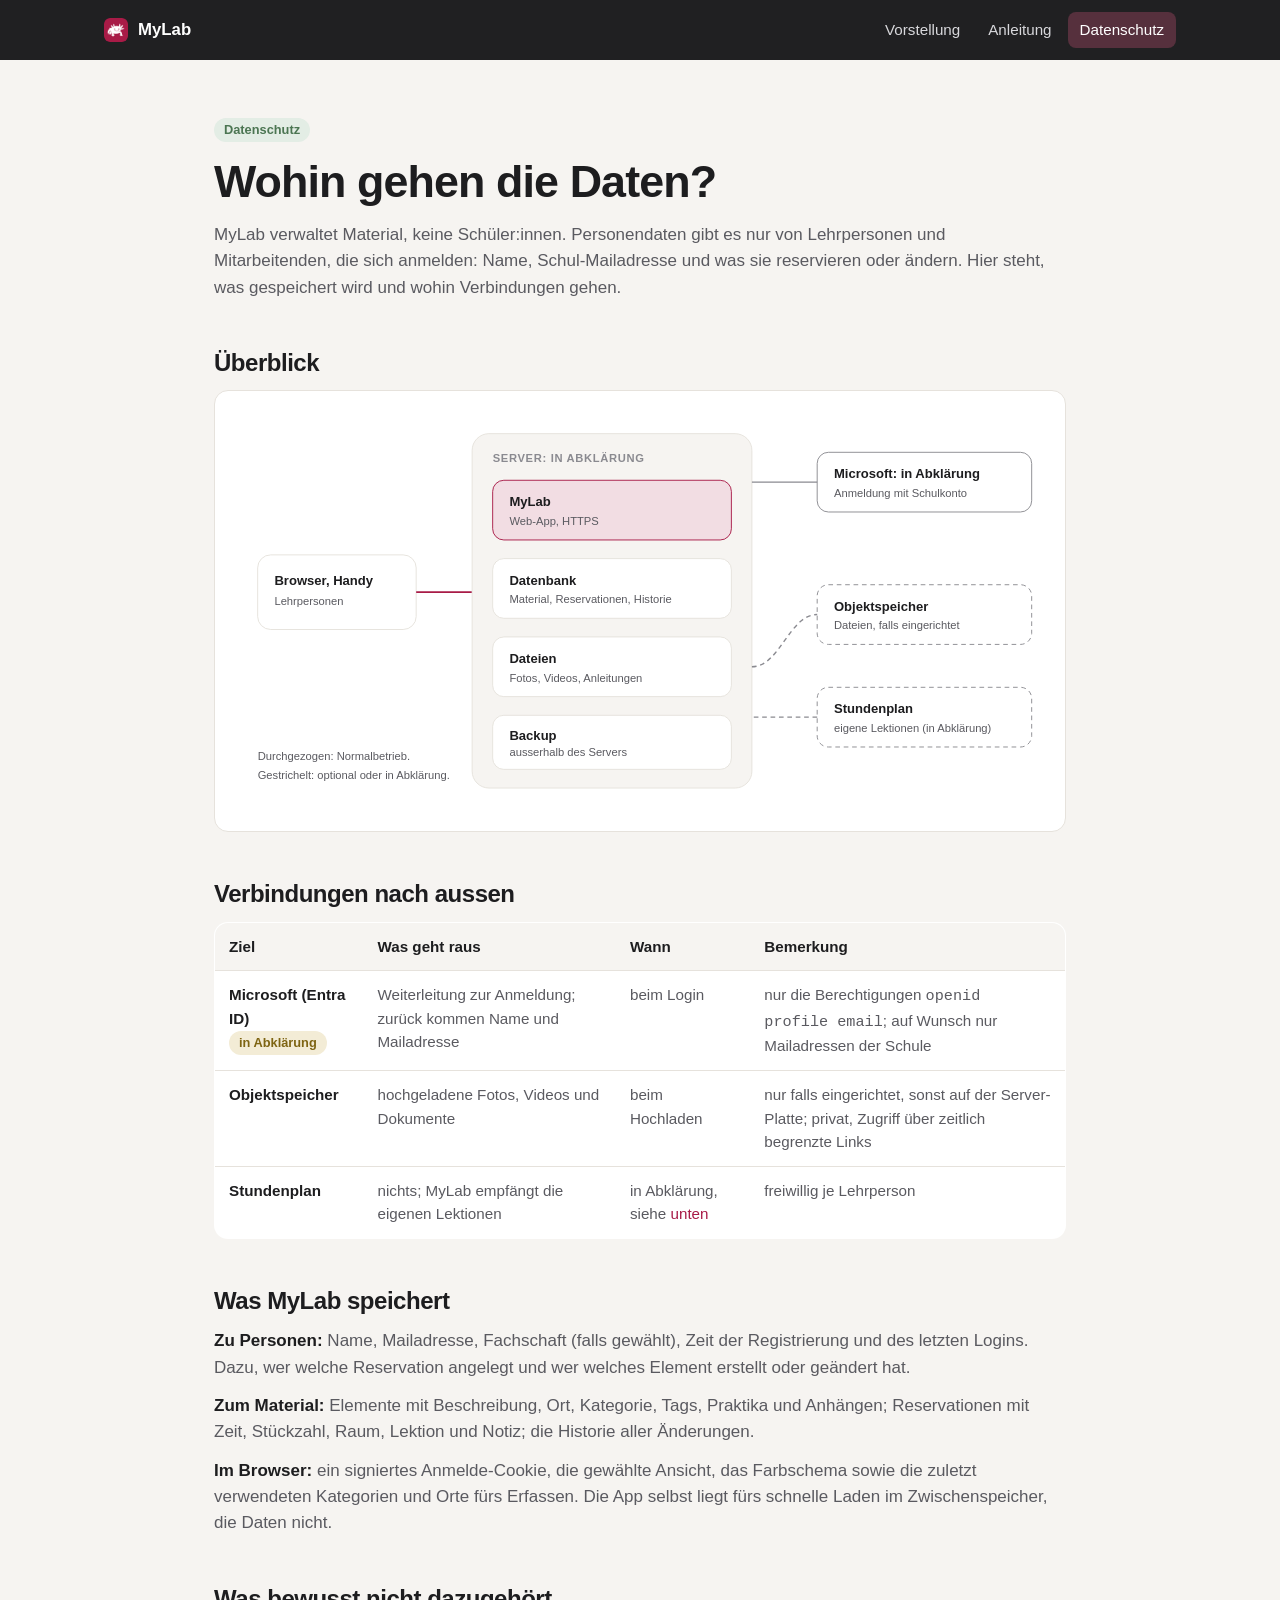
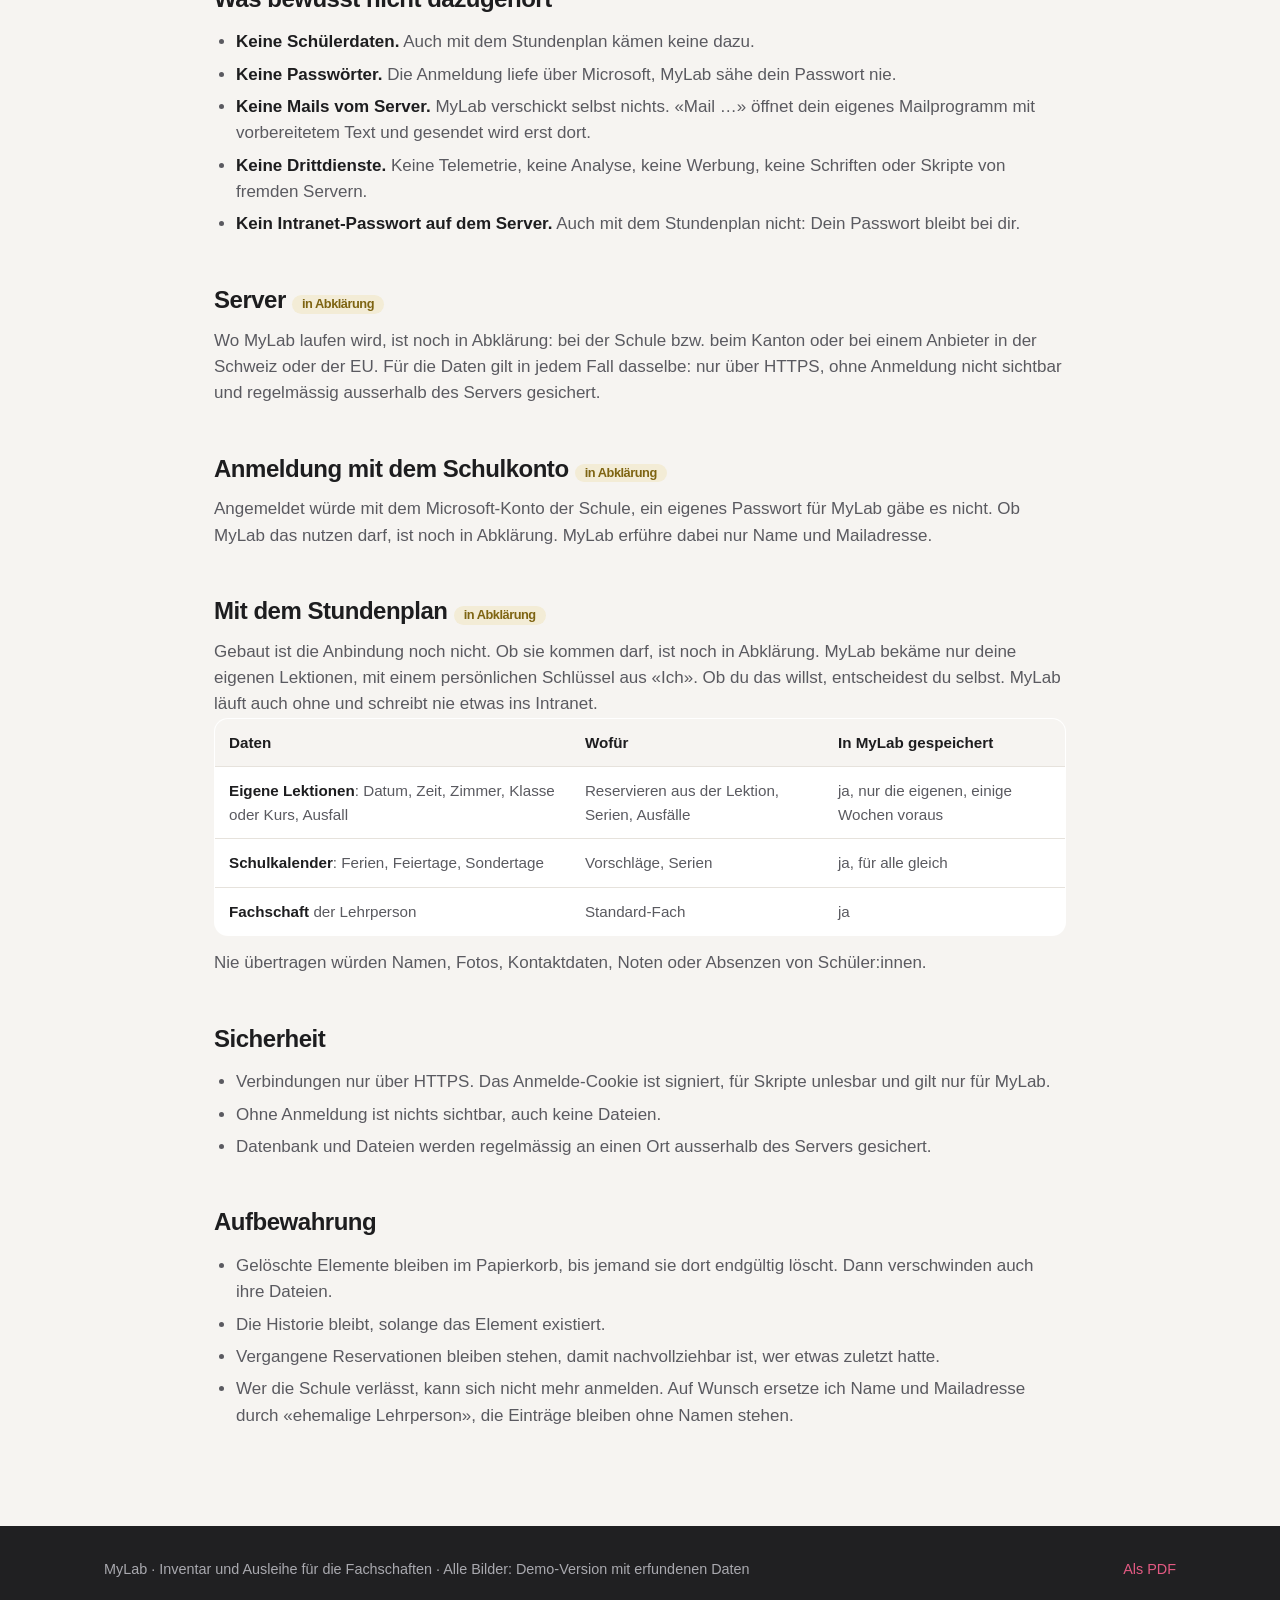
<file: datenschutz.html>
<!doctype html>
<html lang="de-CH" data-theme="light">
<head>
<meta charset="utf-8">
<meta name="viewport" content="width=device-width, initial-scale=1">
<title>MyLab Datenschutz</title>
<meta name="description" content="Welche Daten MyLab speichert, welche Verbindungen es nach aussen gibt und was bewusst nicht dazugehört.">
<link rel="icon" href="img/icon.png?v=2">
<link rel="apple-touch-icon" href="img/apple-touch-icon.png">
<link rel="stylesheet" href="style.css?v=4">
<style>
  .d-zone { fill: var(--grund); stroke: var(--linie); }
  .d-box { fill: var(--karte); stroke: var(--linie); }
  .d-app { fill: var(--akzent-weich); stroke: var(--akzent); }
  .d-ext { fill: var(--karte); stroke: var(--text-3); }
  .d-opt { fill: var(--karte); stroke: var(--text-3); stroke-dasharray: 5 4; }
  .d-t { fill: var(--text); font: 600 14px -apple-system, BlinkMacSystemFont, sans-serif; }
  .d-s { fill: var(--text-2); font: 12px -apple-system, BlinkMacSystemFont, sans-serif; }
  .d-k { fill: var(--text-3); font: 600 12px -apple-system, BlinkMacSystemFont, sans-serif; letter-spacing: .06em; }
  .d-l { stroke: var(--text-3); stroke-width: 1.5; fill: none; }
  .d-lo { stroke: var(--text-3); stroke-width: 1.5; fill: none; stroke-dasharray: 5 4; }
  .d-la { stroke: var(--akzent); stroke-width: 2; fill: none; }
</style>
</head>
<body>

<header class="kopf">
  <div class="huelle">
    <a class="marke" href="index.html"><img src="img/icon.png?v=2" alt="">MyLab</a>
    <nav class="navi">
      <a href="index.html">Vorstellung</a>
      <a href="anleitung.html">Anleitung</a>
      <a href="datenschutz.html" aria-current="page">Datenschutz</a>
    </nav>
  </div>
</header>

<main class="textseite">
  <div class="huelle">
    <span class="pille gruen">Datenschutz</span>
    <h1 style="margin-top:14px">Wohin gehen die Daten?</h1>
    <p>MyLab verwaltet Material, keine Schüler:innen. Personendaten gibt es nur von Lehrpersonen und Mitarbeitenden, die sich anmelden: Name, Schul-Mailadresse und was sie reservieren oder ändern. Hier steht, was gespeichert wird und wohin Verbindungen gehen.</p>

    <h2>Überblick</h2>
    <div class="diagramm">
      <svg viewBox="0 0 860 420" role="img" aria-label="Datenfluss: Browser und Handy sprechen mit dem MyLab-Server (Standort noch in Abklärung). Der Server hat Datenbank und Dateispeicher. Verbindungen nach aussen gehen zu Microsoft für die Anmeldung (noch in Abklärung), optional zu einem Objektspeicher für Dateien und, noch in Abklärung, zu einer Quelle für den Stundenplan.">
        <rect class="d-box" x="20" y="150" width="170" height="80" rx="14"/>
        <text class="d-t" x="38" y="182">Browser, Handy</text>
        <text class="d-s" x="38" y="204">Lehrpersonen</text>
        <path class="d-la" d="M190 190 H250"/>

        <rect class="d-zone" x="250" y="20" width="300" height="380" rx="18"/>
        <text class="d-k" x="272" y="50">SERVER: IN ABKLÄRUNG</text>
        <rect class="d-app" x="272" y="70" width="256" height="64" rx="12"/>
        <text class="d-t" x="290" y="98">MyLab</text>
        <text class="d-s" x="290" y="118">Web-App, HTTPS</text>
        <rect class="d-box" x="272" y="154" width="256" height="64" rx="12"/>
        <text class="d-t" x="290" y="182">Datenbank</text>
        <text class="d-s" x="290" y="202">Material, Reservationen, Historie</text>
        <rect class="d-box" x="272" y="238" width="256" height="64" rx="12"/>
        <text class="d-t" x="290" y="266">Dateien</text>
        <text class="d-s" x="290" y="286">Fotos, Videos, Anleitungen</text>
        <rect class="d-box" x="272" y="322" width="256" height="58" rx="12"/>
        <text class="d-t" x="290" y="348">Backup</text>
        <text class="d-s" x="290" y="366">ausserhalb des Servers</text>

        <rect class="d-ext" x="620" y="40" width="230" height="64" rx="12"/>
        <text class="d-t" x="638" y="68">Microsoft: in Abklärung</text>
        <text class="d-s" x="638" y="88">Anmeldung mit Schulkonto</text>
        <path class="d-l" d="M550 72 H620"/>

        <rect class="d-opt" x="620" y="182" width="230" height="64" rx="12"/>
        <text class="d-t" x="638" y="210">Objektspeicher</text>
        <text class="d-s" x="638" y="230">Dateien, falls eingerichtet</text>
        <path class="d-lo" d="M550 270 C580 270 590 214 620 214"/>

        <rect class="d-opt" x="620" y="292" width="230" height="64" rx="12"/>
        <text class="d-t" x="638" y="320">Stundenplan</text>
        <text class="d-s" x="638" y="340">eigene Lektionen (in Abklärung)</text>
        <path class="d-lo" d="M620 324 H550"/>

        <text class="d-s" x="20" y="370">Durchgezogen: Normalbetrieb.</text>
        <text class="d-s" x="20" y="390">Gestrichelt: optional oder in Abklärung.</text>
      </svg>
    </div>

    <h2>Verbindungen nach aussen</h2>
    <div class="tabelle">
      <table>
        <thead><tr><th>Ziel</th><th>Was geht raus</th><th>Wann</th><th>Bemerkung</th></tr></thead>
        <tbody>
          <tr><td><strong>Microsoft (Entra ID)</strong><br><span class="pille messing">in Abklärung</span></td><td>Weiterleitung zur Anmeldung; zurück kommen Name und Mailadresse</td><td>beim Login</td><td>nur die Berechtigungen <code>openid profile email</code>; auf Wunsch nur Mailadressen der Schule</td></tr>
                    <tr><td><strong>Objektspeicher</strong></td><td>hochgeladene Fotos, Videos und Dokumente</td><td>beim Hochladen</td><td>nur falls eingerichtet, sonst auf der Server-Platte; privat, Zugriff über zeitlich begrenzte Links</td></tr>
          <tr><td><strong>Stundenplan</strong></td><td>nichts; MyLab empfängt die eigenen Lektionen</td><td>in Abklärung, siehe <a href="#intranet">unten</a></td><td>freiwillig je Lehrperson</td></tr>
        </tbody>
      </table>
    </div>

    <h2>Was MyLab speichert</h2>
    <p><strong>Zu Personen:</strong> Name, Mailadresse, Fachschaft (falls gewählt), Zeit der Registrierung und des letzten Logins. Dazu, wer welche Reservation angelegt und wer welches Element erstellt oder geändert hat.</p>
    <p><strong>Zum Material:</strong> Elemente mit Beschreibung, Ort, Kategorie, Tags, Praktika und Anhängen; Reservationen mit Zeit, Stückzahl, Raum, Lektion und Notiz; die Historie aller Änderungen.</p>
    <p><strong>Im Browser:</strong> ein signiertes Anmelde-Cookie, die gewählte Ansicht, das Farbschema sowie die zuletzt verwendeten Kategorien und Orte fürs Erfassen. Die App selbst liegt fürs schnelle Laden im Zwischenspeicher, die Daten nicht.</p>

    <h2>Was bewusst nicht dazugehört</h2>
    <ul>
      <li><strong>Keine Schülerdaten.</strong> Auch mit dem Stundenplan kämen keine dazu.</li>
      <li><strong>Keine Passwörter.</strong> Die Anmeldung liefe über Microsoft, MyLab sähe dein Passwort nie.</li>
      <li><strong>Keine Mails vom Server.</strong> MyLab verschickt selbst nichts. «Mail …» öffnet dein eigenes Mailprogramm mit vorbereitetem Text und gesendet wird erst dort.</li>
      <li><strong>Keine Drittdienste.</strong> Keine Telemetrie, keine Analyse, keine Werbung, keine Schriften oder Skripte von fremden Servern.</li>
      <li><strong>Kein Intranet-Passwort auf dem Server.</strong> Auch mit dem Stundenplan nicht: Dein Passwort bleibt bei dir.</li>
    </ul>

    <h2>Server <span class="pille messing">in Abklärung</span></h2>
    <p>Wo MyLab laufen wird, ist noch in Abklärung: bei der Schule bzw. beim Kanton oder bei einem Anbieter in der Schweiz oder der EU. Für die Daten gilt in jedem Fall dasselbe: nur über HTTPS, ohne Anmeldung nicht sichtbar und regelmässig ausserhalb des Servers gesichert.</p>

    <h2>Anmeldung mit dem Schulkonto <span class="pille messing">in Abklärung</span></h2>
    <p>Angemeldet würde mit dem Microsoft-Konto der Schule, ein eigenes Passwort für MyLab gäbe es nicht. Ob MyLab das nutzen darf, ist noch in Abklärung. MyLab erführe dabei nur Name und Mailadresse.</p>

    <h2 id="intranet">Mit dem Stundenplan <span class="pille messing">in Abklärung</span></h2>
    <p>Gebaut ist die Anbindung noch nicht. Ob sie kommen darf, ist noch in Abklärung. MyLab bekäme nur deine eigenen Lektionen, mit einem persönlichen Schlüssel aus «Ich». Ob du das willst, entscheidest du selbst. MyLab läuft auch ohne und schreibt nie etwas ins Intranet.</p>
    <div class="tabelle">
      <table>
        <thead><tr><th>Daten</th><th>Wofür</th><th>In MyLab gespeichert</th></tr></thead>
        <tbody>
          <tr><td><strong>Eigene Lektionen</strong>: Datum, Zeit, Zimmer, Klasse oder Kurs, Ausfall</td><td>Reservieren aus der Lektion, Serien, Ausfälle</td><td>ja, nur die eigenen, einige Wochen voraus</td></tr>
          <tr><td><strong>Schulkalender</strong>: Ferien, Feiertage, Sondertage</td><td>Vorschläge, Serien</td><td>ja, für alle gleich</td></tr>
          <tr><td><strong>Fachschaft</strong> der Lehrperson</td><td>Standard-Fach</td><td>ja</td></tr>
        </tbody>
      </table>
    </div>
    <p style="margin-top:14px">Nie übertragen würden Namen, Fotos, Kontaktdaten, Noten oder Absenzen von Schüler:innen.</p>

    <h2>Sicherheit</h2>
    <ul>
      <li>Verbindungen nur über HTTPS. Das Anmelde-Cookie ist signiert, für Skripte unlesbar und gilt nur für MyLab.</li>
      <li>Ohne Anmeldung ist nichts sichtbar, auch keine Dateien.</li>
      <li>Datenbank und Dateien werden regelmässig an einen Ort ausserhalb des Servers gesichert.</li>
    </ul>

    <h2>Aufbewahrung</h2>
    <ul>
      <li>Gelöschte Elemente bleiben im Papierkorb, bis jemand sie dort endgültig löscht. Dann verschwinden auch ihre Dateien.</li>
      <li>Die Historie bleibt, solange das Element existiert.</li>
      <li>Vergangene Reservationen bleiben stehen, damit nachvollziehbar ist, wer etwas zuletzt hatte.</li>
      <li>Wer die Schule verlässt, kann sich nicht mehr anmelden. Auf Wunsch ersetze ich Name und Mailadresse durch «ehemalige Lehrperson», die Einträge bleiben ohne Namen stehen.</li>
    </ul>
  </div>
</main>

<footer class="fuss">
  <div class="huelle">
    <span>MyLab · Inventar und Ausleihe für die Fachschaften · Alle Bilder: Demo-Version mit erfundenen Daten</span>
    <span><a href="MyLab-Vorstellung.pdf">Als PDF</a></span>
  </div>
</footer>
</body>
</html>
</file>
<file: style.css>
/* MyLab — Website. Farben aus dem My-Designsystem (~/MySuite), Schema „Budapest",
   Akzent Himbeere (Ton 8) wie die App. --akzent-weich nach my-tokens.css (14 % auf Weiss,
   22 % auf #1F1F22), --akzent-text = Akzent als Schrift (≥ 4.5:1), --akzent-leiste =
   Dunkel-Akzent für die Leiste, die in beiden Modi dunkel ist. Nebenfarben: Budapest-Blau
   (Indigo), -Grün und Messing; als Schrift abgedunkelt bzw. im Dunkeln aufgehellt. */
:root {
  --akzent: #A81B47;
  --akzent-weich: #F2DDE3;
  --akzent-text: #A81B47;
  --akzent-leiste: #E35A83;
  --indigo: #4A50B8;
  --indigo-weich: #E4E5F8;
  --gruen: #4B7552;
  --gruen-weich: #E3EDE5;
  --messing: #7E6412;
  --messing-weich: #F3ECD6;
  --rot: #B0352A;
  --rot-weich: #F7E0DD;
  --text: #1D1D1F;
  --text-2: #5A5A60;
  --text-3: #8A8A90;
  --flaeche: #FFFFFF;
  --grund: #F6F4F1;
  --karte: #FFFFFF;
  --linie: #E6E2DC;
  --leiste: #202022;
  --schatten: 0 1px 2px rgba(0,0,0,.06), 0 12px 40px rgba(60,30,40,.14);
  --radius: 14px;
  --max: 1120px;
  color-scheme: light;
}
@media (prefers-color-scheme: dark) {
  :root:not([data-theme="light"]) {
    --akzent: #E35A83; --akzent-weich: #4A2733; --akzent-text: #F29BB4;
    --indigo: #A9ADEB; --indigo-weich: #2C2D45;
    --gruen: #A8C8AC; --gruen-weich: #283229;
    --messing: #DDBA55; --messing-weich: #3A321A;
    --rot: #E8806A; --rot-weich: #3D2420;
    --text: #F2F2F4; --text-2: #B4B4BA; --text-3: #85858C;
    --flaeche: #19191B; --grund: #121213; --karte: #1F1F22; --linie: #2E2E32;
    --schatten: 0 1px 2px rgba(0,0,0,.4), 0 12px 40px rgba(0,0,0,.5);
    color-scheme: dark;
  }
}
:root[data-theme="dark"] {
  --akzent: #E35A83; --akzent-weich: #4A2733; --akzent-text: #F29BB4;
  --indigo: #A9ADEB; --indigo-weich: #2C2D45;
  --gruen: #A8C8AC; --gruen-weich: #283229;
  --messing: #DDBA55; --messing-weich: #3A321A;
  --rot: #E8806A; --rot-weich: #3D2420;
  --text: #F2F2F4; --text-2: #B4B4BA; --text-3: #85858C;
  --flaeche: #19191B; --grund: #121213; --karte: #1F1F22; --linie: #2E2E32;
  --schatten: 0 1px 2px rgba(0,0,0,.4), 0 12px 40px rgba(0,0,0,.5);
  color-scheme: dark;
}

* { box-sizing: border-box; }
html { -webkit-text-size-adjust: 100%; scroll-behavior: smooth; }
body {
  margin: 0; overflow-x: hidden; background: var(--grund); color: var(--text);
  font: 17px/1.55 -apple-system, BlinkMacSystemFont, "SF Pro Text", "Helvetica Neue", Arial, sans-serif;
  -webkit-font-smoothing: antialiased;
}
img { max-width: 100%; height: auto; display: block; }
a { color: var(--akzent); text-decoration: none; }
a:hover { text-decoration: underline; }
h1, h2, h3 { overflow-wrap: break-word; hyphens: auto; font-family: -apple-system, BlinkMacSystemFont, "SF Pro Display", "Helvetica Neue", Arial, sans-serif;
  letter-spacing: -0.02em; line-height: 1.15; margin: 0; }
h1 { font-size: clamp(2.2rem, 5vw, 3.6rem); font-weight: 700; }
h2 { font-size: clamp(1.6rem, 3vw, 2.3rem); font-weight: 700; }
h3 { font-size: 1.2rem; font-weight: 650; }
p { margin: 0; }

.huelle { max-width: var(--max); margin: 0 auto; padding: 0 24px; }

/* Kopf: dunkle Leiste wie die Seitenleiste der App */
.kopf { background: var(--leiste); color: #F2F2F4; position: sticky; top: 0; z-index: 10; }
.kopf .huelle { display: flex; align-items: center; gap: 24px; height: 60px; }
.marke { display: flex; align-items: center; gap: 10px; color: #fff; font-weight: 650; font-size: 1.05rem; }
.marke:hover { text-decoration: none; }
.marke img { width: 24px; height: 24px; border-radius: 6px; }
.navi { display: flex; gap: 4px; margin-left: auto; flex-wrap: wrap; }
.navi a { color: #D8D8DC; padding: 6px 12px; border-radius: 8px; font-size: .95rem; }
.navi a:hover { background: rgba(255,255,255,.08); text-decoration: none; }
.navi a[aria-current="page"] { background: color-mix(in srgb, var(--akzent-leiste) 28%, transparent); color: #FFFFFF; }

/* Pillen wie in der App */
.pille { display: inline-block; padding: 2px 10px; border-radius: 999px; font-size: .8rem; font-weight: 600;
  background: var(--akzent-weich); color: var(--akzent-text); white-space: nowrap; }
.pille.gruen { background: var(--gruen-weich); color: var(--gruen); }
.pille.indigo { background: var(--indigo-weich); color: var(--indigo); }
.pille.rot { background: var(--rot-weich); color: var(--rot); }
.pille.messing { background: var(--messing-weich); color: var(--messing); }

/* Held */
.held { padding: 72px 0 40px; text-align: center; }
.held .pille { margin-bottom: 18px; }
.held h1 span { color: var(--akzent); }
.held .lead { font-size: clamp(1.1rem, 2vw, 1.3rem); color: var(--text-2); max-width: 720px; margin: 20px auto 0; }
.knoepfe { display: flex; gap: 12px; justify-content: center; margin-top: 28px; flex-wrap: wrap; }
.knopf { display: inline-flex; align-items: center; gap: 8px; padding: 10px 20px; border-radius: 10px; font-weight: 600;
  background: var(--akzent); color: #fff; }
.knopf:hover { text-decoration: none; filter: brightness(1.06); }
.knopf.leise { background: var(--akzent-weich); color: var(--akzent-text); }

/* Fenster-Rahmen für Screenshots */
.fenster { border-radius: 12px; overflow: hidden; box-shadow: var(--schatten); background: var(--flaeche);
  border: 1px solid var(--linie); }
.held .fenster { margin-top: 48px; }

/* Abschnitte */
.abschnitt { padding: 72px 0; }
.abschnitt.hell { background: var(--flaeche); }
.kicker { color: var(--akzent); font-weight: 650; font-size: .85rem; text-transform: uppercase; letter-spacing: .08em; margin-bottom: 10px; }
.abschnitt-kopf { max-width: 760px; margin-bottom: 40px; }
.abschnitt-kopf p { color: var(--text-2); margin-top: 14px; font-size: 1.08rem; }

.zwei { display: grid; grid-template-columns: minmax(0,1fr) minmax(0,1fr); gap: 28px; }
.drei { display: grid; grid-template-columns: repeat(3, minmax(0,1fr)); gap: 20px; }
.karte { background: var(--karte); border: 1px solid var(--linie); border-radius: var(--radius); padding: 24px; }
.karte h3 { margin-bottom: 8px; }
.karte p { color: var(--text-2); }
.karte .symbol { width: 40px; height: 40px; border-radius: 10px; display: grid; place-items: center;
  background: var(--akzent-weich); color: var(--akzent-text); margin-bottom: 14px; }
.karte .symbol svg { width: 22px; height: 22px; }
.karte.gruen .symbol { background: var(--gruen-weich); color: var(--gruen); }
.karte.indigo .symbol { background: var(--indigo-weich); color: var(--indigo); }
.karte.rot .symbol { background: var(--rot-weich); color: var(--rot); }
.karte.messing .symbol { background: var(--messing-weich); color: var(--messing); }

/* Funktion: Text + Bild */
.funktion { display: grid; grid-template-columns: minmax(0,5fr) minmax(0,7fr); gap: 48px; align-items: center; padding: 40px 0; }
.funktion.umgekehrt { grid-template-columns: minmax(0,7fr) minmax(0,5fr); }
.funktion.umgekehrt .text { order: 2; }
.funktion .text h3 { font-size: 1.6rem; margin-bottom: 12px; }
.funktion .text p { color: var(--text-2); }
.funktion ul { margin: 16px 0 0; padding: 0; list-style: none; }
.funktion li { padding: 6px 0 6px 26px; position: relative; color: var(--text-2); }
.funktion li::before { content: ""; position: absolute; left: 4px; top: 14px; width: 8px; height: 8px; border-radius: 50%;
  background: var(--akzent); }

/* Kombi-Karten („Mehr als die Summe der Daten") */

/* Vorher / Nachher */
.vergleich { display: grid; grid-template-columns: minmax(0,1fr) minmax(0,1fr); gap: 28px; }
.vergleich figure { margin: 0; }
.vergleich figcaption { margin-top: 12px; color: var(--text-2); font-size: .95rem; display: flex; gap: 8px; align-items: center; }

/* Tastenkürzel */
kbd { font: 600 .85em -apple-system, BlinkMacSystemFont, sans-serif; background: var(--karte); border: 1px solid var(--linie);
  border-bottom-width: 2px; border-radius: 6px; padding: 1px 6px; color: var(--text); }

/* Liste „nicht" */
.nicht { display: grid; grid-template-columns: repeat(2, minmax(0,1fr)); gap: 16px; }
.nicht div { display: flex; gap: 14px; align-items: flex-start; }
.nicht b { display: block; }
.nicht span { color: var(--text-2); }
.nicht .x { flex: none; width: 28px; height: 28px; border-radius: 50%; background: var(--rot-weich); color: var(--rot);
  display: grid; place-items: center; font-weight: 700; }

/* Text-Seiten (Datenschutz, Architektur) */
.textseite { padding: 56px 0 80px; }
.textseite .huelle { max-width: 900px; }
.textseite h1 { font-size: clamp(2rem, 4vw, 2.8rem); margin-bottom: 14px; }
.textseite h2 { font-size: 1.5rem; margin: 48px 0 14px; }
.textseite p, .textseite li { color: var(--text-2); }
.textseite p + p { margin-top: 12px; }
.textseite ul { padding-left: 22px; }
.textseite li { margin: 6px 0; }
.textseite strong { color: var(--text); }
table { width: 100%; border-collapse: collapse; background: var(--karte); border: 1px solid var(--linie);
  border-radius: var(--radius); overflow: hidden; font-size: .95rem; }
th, td { text-align: left; padding: 12px 14px; border-bottom: 1px solid var(--linie); vertical-align: top; }
th { background: var(--grund); font-weight: 650; color: var(--text); }
td { color: var(--text-2); }
tr:last-child td { border-bottom: 0; }
.tabelle { overflow-x: auto; }
.diagramm { background: var(--karte); border: 1px solid var(--linie); border-radius: var(--radius); padding: 24px; }
.diagramm svg { width: 100%; height: auto; display: block; }


/* Handys: Screenshots in schmalem Rahmen, nebeneinander */
.handys { display: flex; gap: 22px; justify-content: center; align-items: flex-start; }
.handy { flex: 0 1 230px; min-width: 0; border-radius: 30px; overflow: hidden; border: 6px solid var(--leiste);
  box-shadow: var(--schatten); background: var(--flaeche); }
.handy img { width: 100%; }
.handys figcaption { text-align: center; color: var(--text-3); font-size: .85rem; margin-top: 10px; }
.handys figure { margin: 0; flex: 0 1 230px; }
.handys figure .handy { flex: none; }

/* Sync-Abschnitt: Heute / Mit Sync */
.vorher-nachher { display: grid; grid-template-columns: minmax(0,1fr) minmax(0,1fr); gap: 20px; margin-bottom: 40px; }
.vorher-nachher .karte h3 { display: flex; align-items: center; gap: 10px; }
.vorher-nachher ul { margin: 12px 0 0; padding-left: 20px; color: var(--text-2); }
.vorher-nachher li { margin: 5px 0; }
.karte.mit-sync { border-color: color-mix(in srgb, var(--akzent) 45%, var(--linie)); }

/* Fuss */
.fuss { background: var(--leiste); color: #A9A9AF; padding: 32px 0; font-size: .9rem; }
.fuss .huelle { display: flex; justify-content: space-between; gap: 16px; flex-wrap: wrap; }
.fuss a { color: var(--akzent-leiste); }

@media screen and (max-width: 860px) {
  .zwei, .drei, .vergleich, .nicht, .funktion, .funktion.umgekehrt, .vorher-nachher { grid-template-columns: minmax(0,1fr); }
  .handys { gap: 10px; }
  .handy { border-width: 4px; border-radius: 20px; }
  .funktion.umgekehrt .text { order: 0; }
  .funktion { gap: 24px; }
  .abschnitt { padding: 52px 0; }
  .huelle { padding: 0 16px; }
  .kopf .huelle { height: auto; padding-top: 10px; padding-bottom: 10px; flex-wrap: wrap; gap: 8px; }
  .navi { margin-left: 0; }
}

/* Druck / PDF */
@media print {
  @page { size: A4; margin: 14mm 14mm; }
  :root { --grund: #fff; }
  body { font-size: 11pt; background: #fff; }
  .kopf, .knoepfe, .nur-web { display: none !important; }
  .held { padding: 0 0 12px; }
  .abschnitt { padding: 20px 0; }
  .abschnitt.hell { background: #fff; }
  .funktion, .vergleich figure, .karte, .fenster, table, .diagramm { break-inside: avoid; }
  h1 { font-size: 26pt; } h2 { font-size: 17pt; }
  h2, .abschnitt-kopf, .kicker { break-after: avoid; }
  .vergleich, .nicht, .drei, .handys, .vorher-nachher { break-inside: avoid; }
  .handy { box-shadow: none; }
  .abschnitt > .huelle { break-inside: avoid; }
  #sync > .huelle, #sync .drei { break-inside: auto; }
  #sync .drei { grid-template-columns: repeat(3, minmax(0,1fr)); }
  .held .lead, .abschnitt-kopf p { font-size: 11pt; }
  .held .fenster { margin-top: 18px; }
  .abschnitt-kopf { margin-bottom: 16px; }
  .funktion { gap: 22px; padding: 14px 0; }
  .funktion .text h3 { font-size: 14pt; }
  .funktion li { padding: 2px 0 2px 20px; }
  .funktion li::before { top: 9px; }
  .drei { gap: 10px; }
  .karte { padding: 12px 14px; }
  .karte .symbol { width: 28px; height: 28px; margin-bottom: 6px; }
  .karte .symbol svg { width: 16px; height: 16px; }
  .fenster { box-shadow: none; }
  .seitenumbruch { break-before: page; }
  .fuss { background: #fff; color: #666; border-top: 1px solid #ddd; }
  .fuss a { color: #666; }
  a { color: inherit; }
}

/* Anleitung: Inhaltsverzeichnis links (sticky), Text rechts */
.anleitung { padding: 56px 0 80px; }
.anleitung-raster { display: grid; grid-template-columns: 220px minmax(0,1fr); gap: 48px; align-items: start; }
.inhalt { position: sticky; top: 84px; font-size: .92rem; }
.inhalt summary { font-weight: 650; color: var(--text); cursor: pointer; list-style: none; margin-bottom: 8px; }
.inhalt summary::-webkit-details-marker { display: none; }
.inhalt ol { list-style: none; margin: 0; padding: 0; border-left: 1px solid var(--linie); }
.inhalt li a { display: block; padding: 4px 0 4px 14px; color: var(--text-2); margin-left: -1px; border-left: 2px solid transparent; }
.inhalt li a:hover { color: var(--akzent-text); border-left-color: var(--akzent); text-decoration: none; }
.anleitung .text { max-width: 820px; }
.anleitung h1 { font-size: clamp(2rem, 4vw, 2.8rem); margin-bottom: 14px; }
.anleitung .einleitung { color: var(--text-2); font-size: 1.08rem; }
.anleitung section { scroll-margin-top: 80px; padding-top: 8px; }
.anleitung h2 { font-size: 1.6rem; margin: 56px 0 14px; padding-top: 24px; border-top: 1px solid var(--linie); }
.anleitung h3 { margin: 28px 0 10px; }
.anleitung p, .anleitung li, .anleitung dd { color: var(--text-2); }
.anleitung p + p { margin-top: 12px; }
.anleitung b, .anleitung strong { color: var(--text); font-weight: 600; }
.anleitung ul { padding-left: 22px; margin: 10px 0; }
.anleitung ul li { margin: 6px 0; }
.anleitung figure.fenster { margin: 22px 0; }
.anleitung .vergleich { margin: 22px 0; }
.anleitung code { font: .88em ui-monospace, "SF Mono", Menlo, monospace; background: var(--grund); border: 1px solid var(--linie);
  border-radius: 6px; padding: 1px 6px; color: var(--text); white-space: nowrap; }
.anleitung td code { white-space: normal; }

/* Nummerierte Schritte */
.schritte { list-style: none; counter-reset: schritt; margin: 12px 0; padding: 0; }
.schritte li { counter-increment: schritt; position: relative; padding: 6px 0 6px 40px; }
.schritte li::before { content: counter(schritt); position: absolute; left: 0; top: 5px; width: 26px; height: 26px; border-radius: 50%;
  background: var(--akzent-weich); color: var(--akzent-text); font-weight: 650; font-size: .85rem; display: grid; place-items: center; }

.tipp { background: var(--gruen-weich); border-radius: var(--radius); padding: 14px 18px; margin: 18px 0 !important; color: var(--text) !important; }
.kuerzel { margin: 16px 0; }
.kuerzel td:first-child { white-space: nowrap; width: 1%; }
.kuerzel td:first-child kbd { margin: 1px 0; }
.tastenkombi { white-space: nowrap; display: inline-block; }
.beispiele { margin: 16px 0; }
.beispiele td:first-child { width: 44%; }
.faq dt { font-weight: 650; color: var(--text); margin-top: 18px; }
.faq dd { margin: 4px 0 0; }

@media screen and (max-width: 860px) {
  .anleitung { padding-top: 32px; }
  .anleitung-raster { grid-template-columns: minmax(0,1fr); gap: 24px; }
  .inhalt { position: static; background: var(--karte); border: 1px solid var(--linie); border-radius: var(--radius); padding: 14px 16px; }
  .inhalt summary { margin-bottom: 0; }
  .inhalt details[open] summary { margin-bottom: 8px; }
  .kuerzel td:first-child { white-space: normal; }
}
@media print {
  .inhalt { display: none; }
  .anleitung-raster { display: block; }
  .anleitung h2 { break-after: avoid; }
}
</file>
